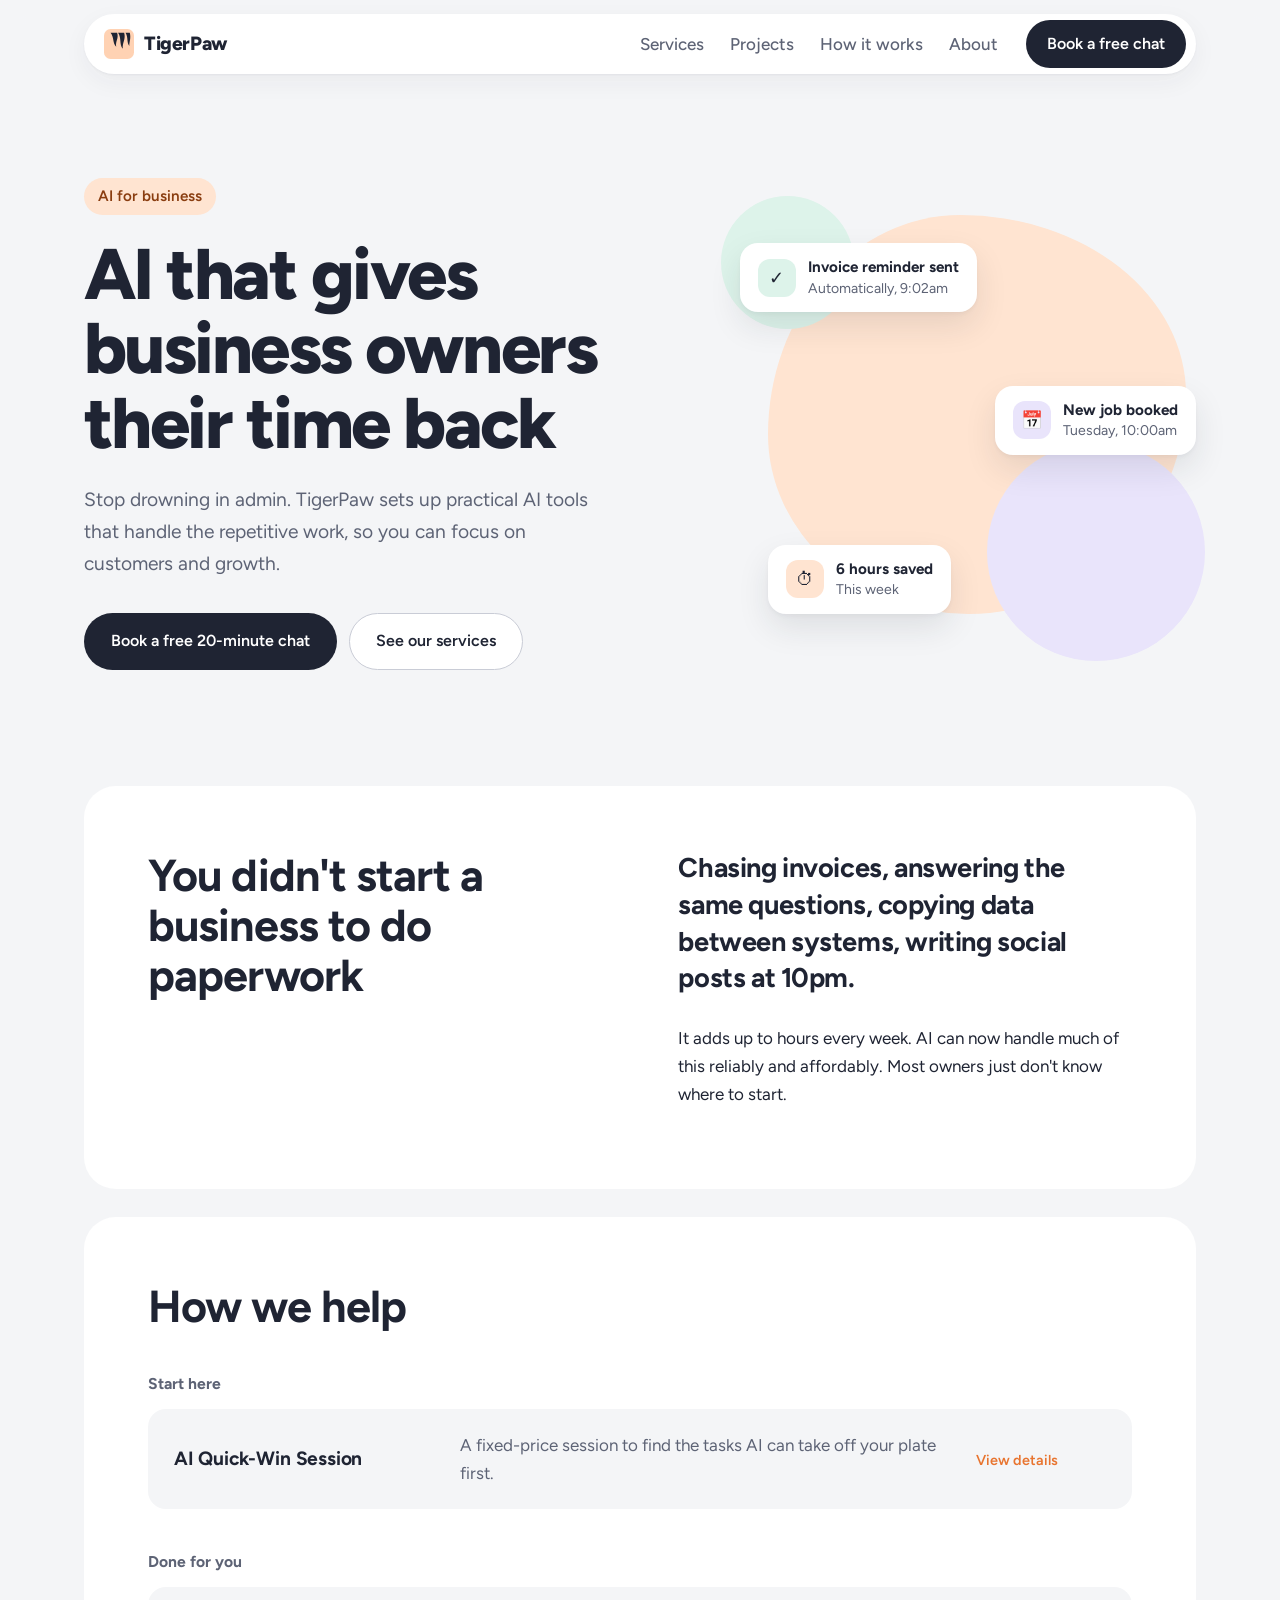
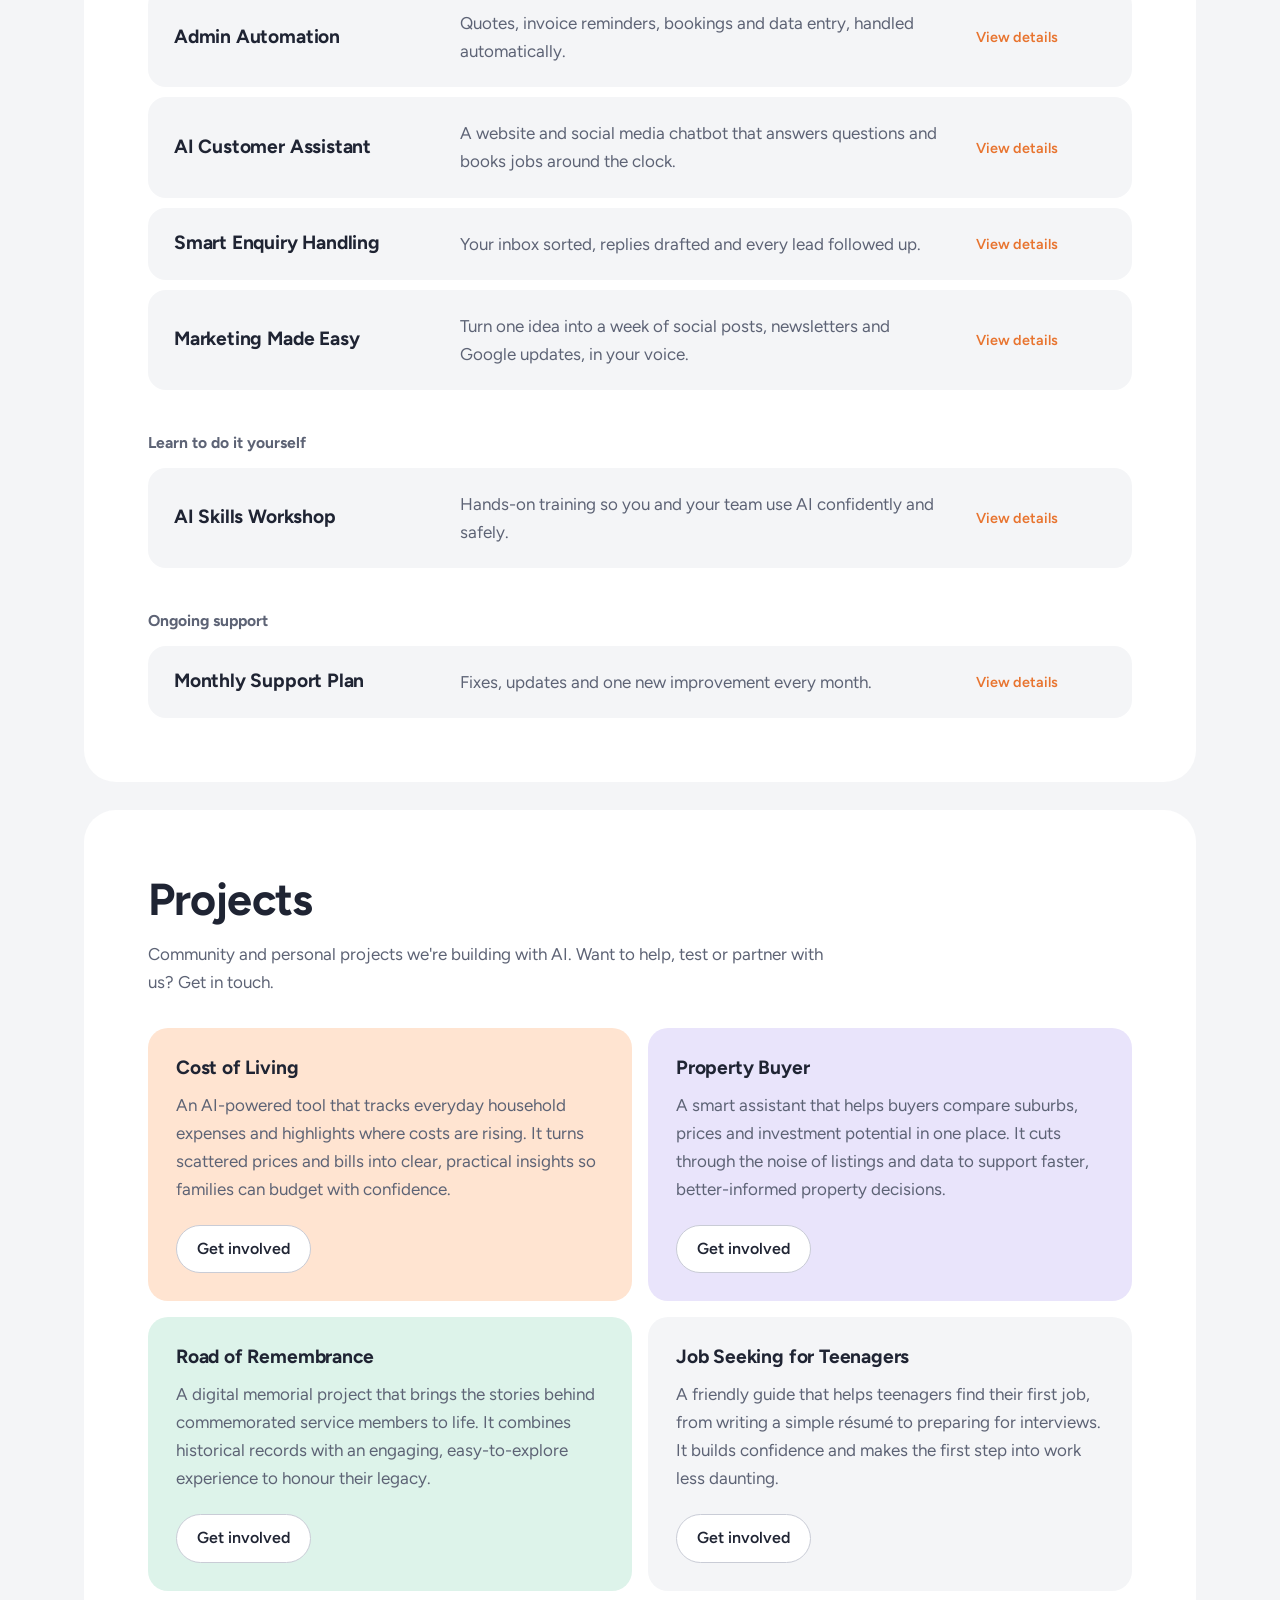
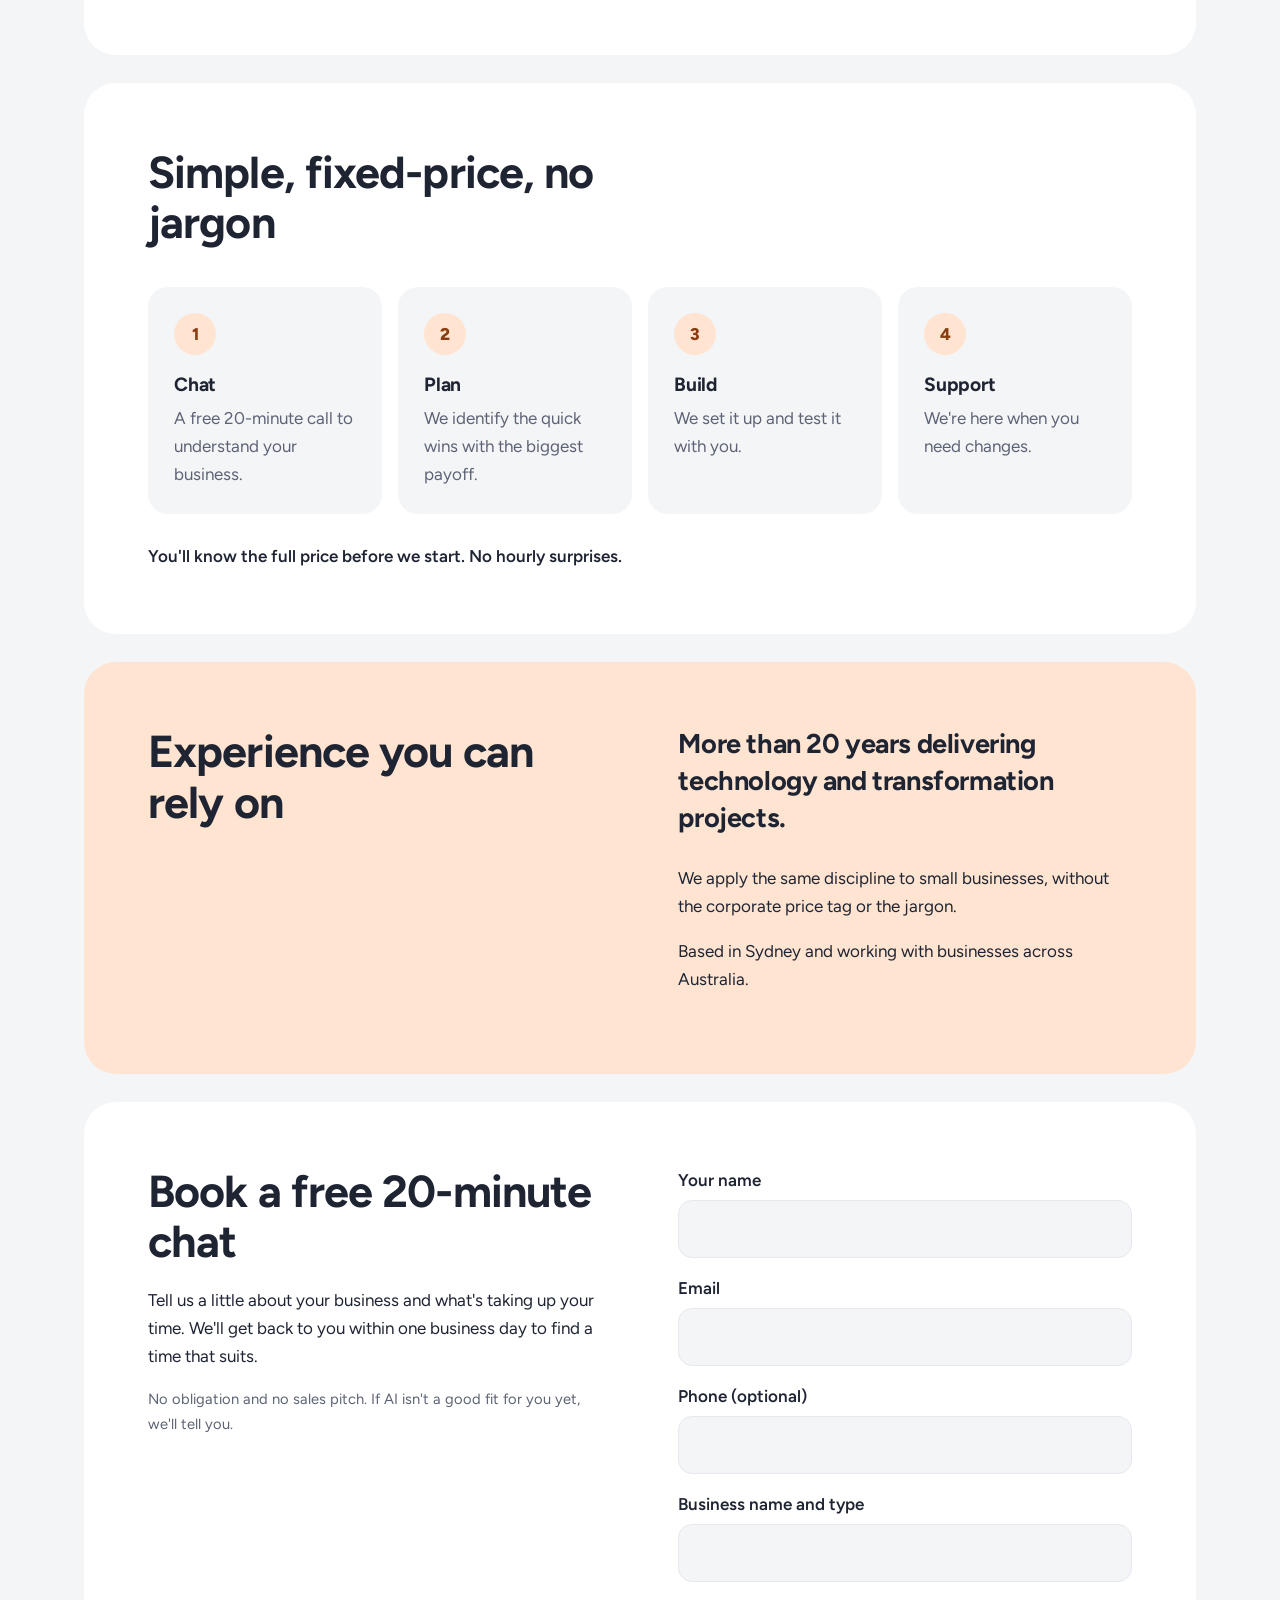
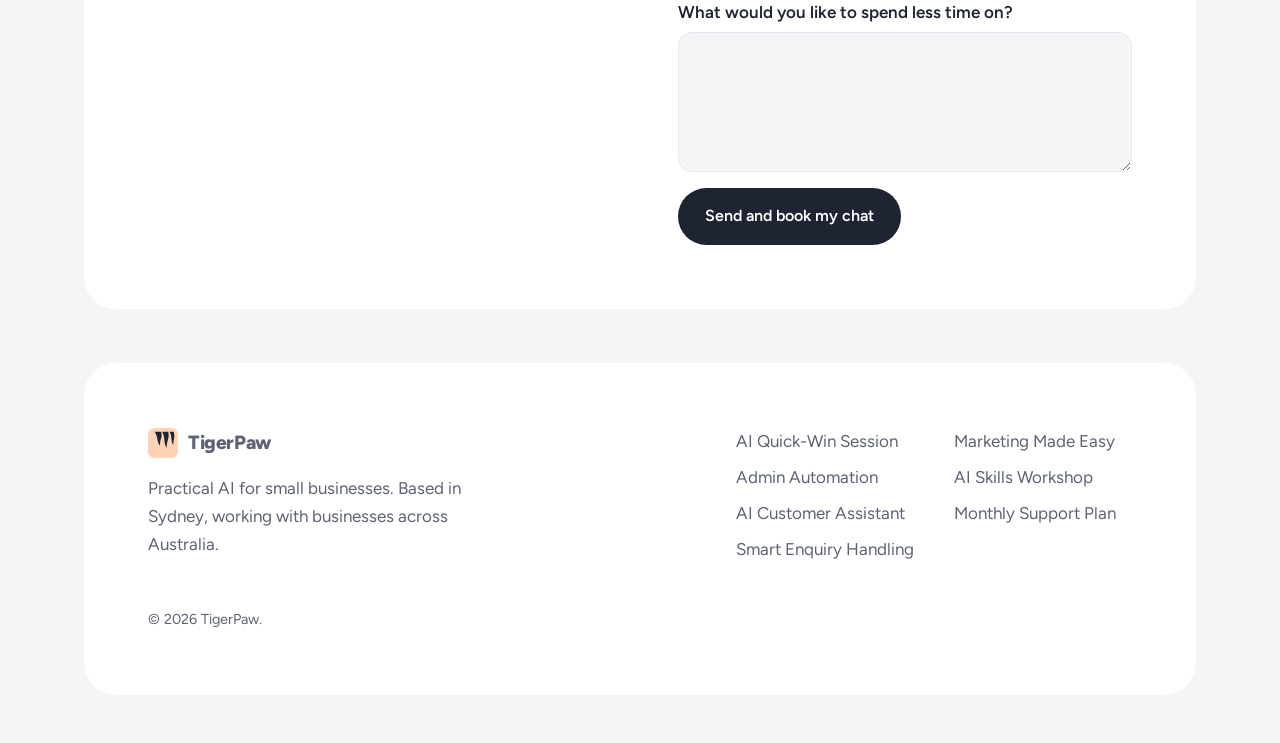
<file: index.html>
<!doctype html>
<html lang="en-AU">
<head>
<meta charset="utf-8">
<meta name="viewport" content="width=device-width, initial-scale=1, viewport-fit=cover">
<title>TigerPaw | AI for  Business in Sydney</title>
<meta name="description" content="Practical AI tools that take repetitive admin off your plate. Automation, AI customer assistants and training for small businesses across Australia.">
<meta name="theme-color" content="#F4F5F7">
<link rel="icon" href="data:image/svg+xml,%3Csvg xmlns='http://www.w3.org/2000/svg' viewBox='0 0 64 64'%3E%3Crect width='64' height='64' rx='14' fill='%23FFD2B3'/%3E%3Cpath d='M14 8c8 10 4 22 12 30-2-12 6-18 2-30z M30 8c8 12 2 24 10 34-1-14 7-20 3-34z M46 8c6 10 2 20 8 28 0-10 4-16 1-28z' fill='%231F2433'/%3E%3C/svg%3E">
<link rel="preconnect" href="https://fonts.googleapis.com">
<link rel="preconnect" href="https://fonts.gstatic.com" crossorigin>
<link href="https://fonts.googleapis.com/css2?family=Figtree:wght@400..800&display=swap" rel="stylesheet">
<link rel="stylesheet" href="styles.css">
</head>
<body>
<a class="btn btn-amber" href="#main" style="position:absolute;left:-9999px" onfocus="this.style.left='12px';this.style.top='12px';this.style.zIndex=99" onblur="this.style.left='-9999px'">Skip to content</a>
<header class="site-header">
  <div class="wrap nav">
    <a class="logo" href="index.html"><svg viewBox="0 0 64 64" aria-hidden="true"><rect width="64" height="64" rx="14" fill="#FFD2B3"/><path d="M14 8c8 10 4 22 12 30-2-12 6-18 2-30z M30 8c8 12 2 24 10 34-1-14 7-20 3-34z M46 8c6 10 2 20 8 28 0-10 4-16 1-28z" fill="#1F2433"/></svg><span>TigerPaw</span></a>
    <ul class="nav-links">
      <li><a href="index.html#services">Services</a></li>
      <li><a href="index.html#projects">Projects</a></li>
      <li><a href="index.html#how">How it works</a></li>
      <li><a href="index.html#about">About</a></li>
    </ul>
    <a class="btn btn-amber" href="index.html#contact">Book a free chat</a>
  </div>
</header>
<main id="main">
<section class="hero">
  <div class="wrap hero-grid">
    <div>
      <span class="tag">AI for business</span>
      <h1 class="display">AI that gives business owners their time back</h1>
      <p class="lede">Stop drowning in admin. TigerPaw sets up practical AI tools that handle the repetitive work, so you can focus on customers and growth.</p>
      <div class="hero-actions">
        <a class="btn btn-ink" href="#contact">Book a free 20-minute chat</a>
        <a class="btn btn-line" href="#services">See our services</a>
      </div>
    </div>
  <div class="visual" aria-hidden="true">
    <div class="blob a"></div><div class="blob b"></div><div class="blob c"></div>
    <div class="chip one"><i>✓</i><div><b>Invoice reminder sent</b><span>Automatically, 9:02am</span></div></div>
    <div class="chip two"><i>📅</i><div><b>New job booked</b><span>Tuesday, 10:00am</span></div></div>
    <div class="chip three"><i>⏱</i><div><b>6 hours saved</b><span>This week</span></div></div>
  </div>
  </div>
</section>

<section>
  <div class="wrap"><div class="panel split">
    <h2>You didn't start a business to do paperwork</h2>
    <div>
      <p class="big-quote">Chasing invoices, answering the same questions, copying data between systems, writing social posts at 10pm.</p>
      <p>It adds up to hours every week. AI can now handle much of this reliably and affordably. Most owners just don't know where to start.</p>
    </div>
  </div></div>
</section>

<section id="services">
  <div class="wrap"><div class="panel">
    <h2>How we help</h2>
    <p class="group-label">Start here</p>
<ul class="svc-list"><li><a class="svc-row" href="quick-win-session.html">
  <h3>AI Quick-Win Session</h3>
  <p>A fixed-price session to find the tasks AI can take off your plate first.</p>
  <div><span class="go">View details</span></div>
</a></li></ul>
<p class="group-label">Done for you</p>
<ul class="svc-list"><li><a class="svc-row" href="admin-automation.html">
  <h3>Admin Automation</h3>
  <p>Quotes, invoice reminders, bookings and data entry, handled automatically.</p>
  <div><span class="go">View details</span></div>
</a></li><li><a class="svc-row" href="ai-customer-assistant.html">
  <h3>AI Customer Assistant</h3>
  <p>A website and social media chatbot that answers questions and books jobs around the clock.</p>
  <div><span class="go">View details</span></div>
</a></li><li><a class="svc-row" href="smart-enquiry-handling.html">
  <h3>Smart Enquiry Handling</h3>
  <p>Your inbox sorted, replies drafted and every lead followed up.</p>
  <div><span class="go">View details</span></div>
</a></li><li><a class="svc-row" href="marketing-made-easy.html">
  <h3>Marketing Made Easy</h3>
  <p>Turn one idea into a week of social posts, newsletters and Google updates, in your voice.</p>
  <div><span class="go">View details</span></div>
</a></li></ul>
<p class="group-label">Learn to do it yourself</p>
<ul class="svc-list"><li><a class="svc-row" href="ai-skills-workshop.html">
  <h3>AI Skills Workshop</h3>
  <p>Hands-on training so you and your team use AI confidently and safely.</p>
  <div><span class="go">View details</span></div>
</a></li></ul>
<p class="group-label">Ongoing support</p>
<ul class="svc-list"><li><a class="svc-row" href="monthly-support-plan.html">
  <h3>Monthly Support Plan</h3>
  <p>Fixes, updates and one new improvement every month.</p>
  <div><span class="go">View details</span></div>
</a></li></ul>

  </div></div>
</section>

<section id="projects">
  <div class="wrap"><div class="panel">
    <h2>Projects</h2>
    <p class="muted" style="margin-top:16px">Community and personal projects we're building with AI. Want to help, test or partner with us? Get in touch.</p>
    <ul class="proj-grid">
      <li class="proj-card">
        <h3>Cost of Living</h3>
        <p>An AI-powered tool that tracks everyday household expenses and highlights where costs are rising. It turns scattered prices and bills into clear, practical insights so families can budget with confidence.</p>
        <a class="btn btn-line" href="#contact" data-project="Cost of Living">Get involved</a>
      </li>
      <li class="proj-card">
        <h3>Property Buyer</h3>
        <p>A smart assistant that helps buyers compare suburbs, prices and investment potential in one place. It cuts through the noise of listings and data to support faster, better-informed property decisions.</p>
        <a class="btn btn-line" href="#contact" data-project="Property Buyer">Get involved</a>
      </li>
      <li class="proj-card">
        <h3>Road of Remembrance</h3>
        <p>A digital memorial project that brings the stories behind commemorated service members to life. It combines historical records with an engaging, easy-to-explore experience to honour their legacy.</p>
        <a class="btn btn-line" href="#contact" data-project="Road of Remembrance">Get involved</a>
      </li>
      <li class="proj-card">
        <h3>Job Seeking for Teenagers</h3>
        <p>A friendly guide that helps teenagers find their first job, from writing a simple résumé to preparing for interviews. It builds confidence and makes the first step into work less daunting.</p>
        <a class="btn btn-line" href="#contact" data-project="Job Seeking for Teenagers">Get involved</a>
      </li>
    </ul>
  </div></div>
</section>

<section id="how">
  <div class="wrap"><div class="panel">
    <h2>Simple, fixed-price, no jargon</h2>
    <ol class="steps">
      <li><h3>Chat</h3><p>A free 20-minute call to understand your business.</p></li>
      <li><h3>Plan</h3><p>We identify the quick wins with the biggest payoff.</p></li>
      <li><h3>Build</h3><p>We set it up and test it with you.</p></li>
      <li><h3>Support</h3><p>We're here when you need changes.</p></li>
    </ol>
    <p class="note">You'll know the full price before we start. No hourly surprises.</p>
  </div></div>
</section>

<section id="about">
  <div class="wrap"><div class="panel split tint-peach">
    <h2>Experience you can rely on</h2>
    <div>
      <p class="big-quote">More than 20 years delivering technology and transformation projects.</p>
      <p>We apply the same discipline to small businesses, without the corporate price tag or the jargon.</p>
      <p>Based in Sydney and working with businesses across Australia.</p>
    </div>
  </div></div>
</section>

<section id="contact">
  <div class="wrap"><div class="panel split">
    <div>
      <h2>Book a free 20-minute chat</h2>
      <p style="margin-top:20px">Tell us a little about your business and what's taking up your time. We'll get back to you within one business day to find a time that suits.</p>
      <p class="small">No obligation and no sales pitch. If AI isn't a good fit for you yet, we'll tell you.</p>
    </div>
    <form class="form" id="contact-form" action="https://formsubmit.co/info@tigerpaw.com.au" method="POST">
      <input type="hidden" name="_subject" value="New free chat booking - TigerPaw website">
      <input type="hidden" name="_template" value="table">
      <input type="hidden" name="_captcha" value="false">
      <input type="text" name="_honey" style="display:none" tabindex="-1" autocomplete="off">
      <input type="hidden" name="project" value="">
      <p class="form-regarding" hidden><span>Regarding the <b></b> project</span><button type="button" aria-label="Clear project">×</button></p>
      <div class="field"><label for="name">Your name</label><input id="name" name="name" autocomplete="name" required></div>
      <div class="field"><label for="email">Email</label><input id="email" name="email" type="email" autocomplete="email" required></div>
      <div class="field"><label for="phone">Phone (optional)</label><input id="phone" name="phone" type="tel" autocomplete="tel"></div>
      <div class="field"><label for="business">Business name and type</label><input id="business" name="business" required></div>
      <div class="field"><label for="message">What would you like to spend less time on?</label><textarea id="message" name="message" required></textarea></div>
      <button class="btn btn-ink" type="submit">Send and book my chat</button>
      <p class="form-status" role="status" aria-live="polite" hidden></p>
    </form>
  </div></div>
</section>
</main>
<footer class="site-footer">
  <div class="wrap"><div class="panel">
    <div class="foot">
      <div>
        <a class="logo" href="index.html"><svg viewBox="0 0 64 64" aria-hidden="true"><rect width="64" height="64" rx="14" fill="#FFD2B3"/><path d="M14 8c8 10 4 22 12 30-2-12 6-18 2-30z M30 8c8 12 2 24 10 34-1-14 7-20 3-34z M46 8c6 10 2 20 8 28 0-10 4-16 1-28z" fill="#1F2433"/></svg><span>TigerPaw</span></a>
        <p class="muted" style="margin-top:16px;max-width:34ch">Practical AI for small businesses. Based in Sydney, working with businesses across Australia.</p>
      </div>
      <ul><li><a href="quick-win-session.html">AI Quick-Win Session</a></li><li><a href="admin-automation.html">Admin Automation</a></li><li><a href="ai-customer-assistant.html">AI Customer Assistant</a></li><li><a href="smart-enquiry-handling.html">Smart Enquiry Handling</a></li><li><a href="marketing-made-easy.html">Marketing Made Easy</a></li><li><a href="ai-skills-workshop.html">AI Skills Workshop</a></li><li><a href="monthly-support-plan.html">Monthly Support Plan</a></li></ul>
    </div>
    <p class="copyright">© 2026 TigerPaw.</p>
  </div></div>
</footer>
<script>
(function(){
  var form = document.getElementById('contact-form');
  var status = form.querySelector('.form-status');
  var button = form.querySelector('button[type="submit"]');
  var subject = form.querySelector('[name="_subject"]');
  var project = form.querySelector('[name="project"]');
  var regarding = form.querySelector('.form-regarding');
  var business = form.querySelector('#business');
  var businessLabel = form.querySelector('label[for="business"]');
  var messageLabel = form.querySelector('label[for="message"]');
  var defaults = {
    subject: subject.value,
    button: button.textContent,
    business: businessLabel.textContent,
    message: messageLabel.textContent
  };

  function setProject(name){
    project.value = name || '';
    regarding.hidden = !name;
    regarding.querySelector('b').textContent = name || '';
    subject.value = name ? 'Get involved: ' + name + ' - TigerPaw website' : defaults.subject;
    business.required = !name;
    businessLabel.textContent = name ? 'Business or organisation (optional)' : defaults.business;
    messageLabel.textContent = name ? 'How would you like to get involved?' : defaults.message;
    button.textContent = name ? 'Send and get involved' : defaults.button;
  }

  document.querySelectorAll('[data-project]').forEach(function(link){
    link.addEventListener('click', function(){ setProject(link.getAttribute('data-project')); });
  });
  document.querySelectorAll('a[href$="#contact"]:not([data-project])').forEach(function(link){
    link.addEventListener('click', function(){ setProject(''); });
  });
  regarding.querySelector('button').addEventListener('click', function(){ setProject(''); });

  form.addEventListener('submit', function(e){
    e.preventDefault();
    button.disabled = true;
    button.textContent = 'Sending...';
    status.hidden = true;
    status.className = 'form-status';
    fetch(form.action.replace('formsubmit.co/', 'formsubmit.co/ajax/'), {
      method: 'POST',
      headers: { 'Accept': 'application/json' },
      body: new FormData(form)
    }).then(function(res){ return res.json().then(function(data){ return { ok: res.ok, data: data }; }); })
      .then(function(r){
        if (!r.ok || r.data.success === 'false' || r.data.success === false) throw new Error(r.data.message);
        form.reset();
        setProject('');
        status.textContent = "Thanks! We've got your message and will be in touch within one business day.";
        status.classList.add('ok');
      })
      .catch(function(err){
        if (err && err.message) console.error('Form submission failed:', err.message);
        status.textContent = 'Sorry, something went wrong' + (err && err.message ? ' (' + err.message + ')' : '') + '. Please try again, or email us at info@tigerpaw.com.au.';
        status.classList.add('err');
      })
      .then(function(){
        status.hidden = false;
        button.disabled = false;
        button.textContent = project.value ? 'Send and get involved' : defaults.button;
      });
  });
})();
</script>
</body>
</html>
</file>
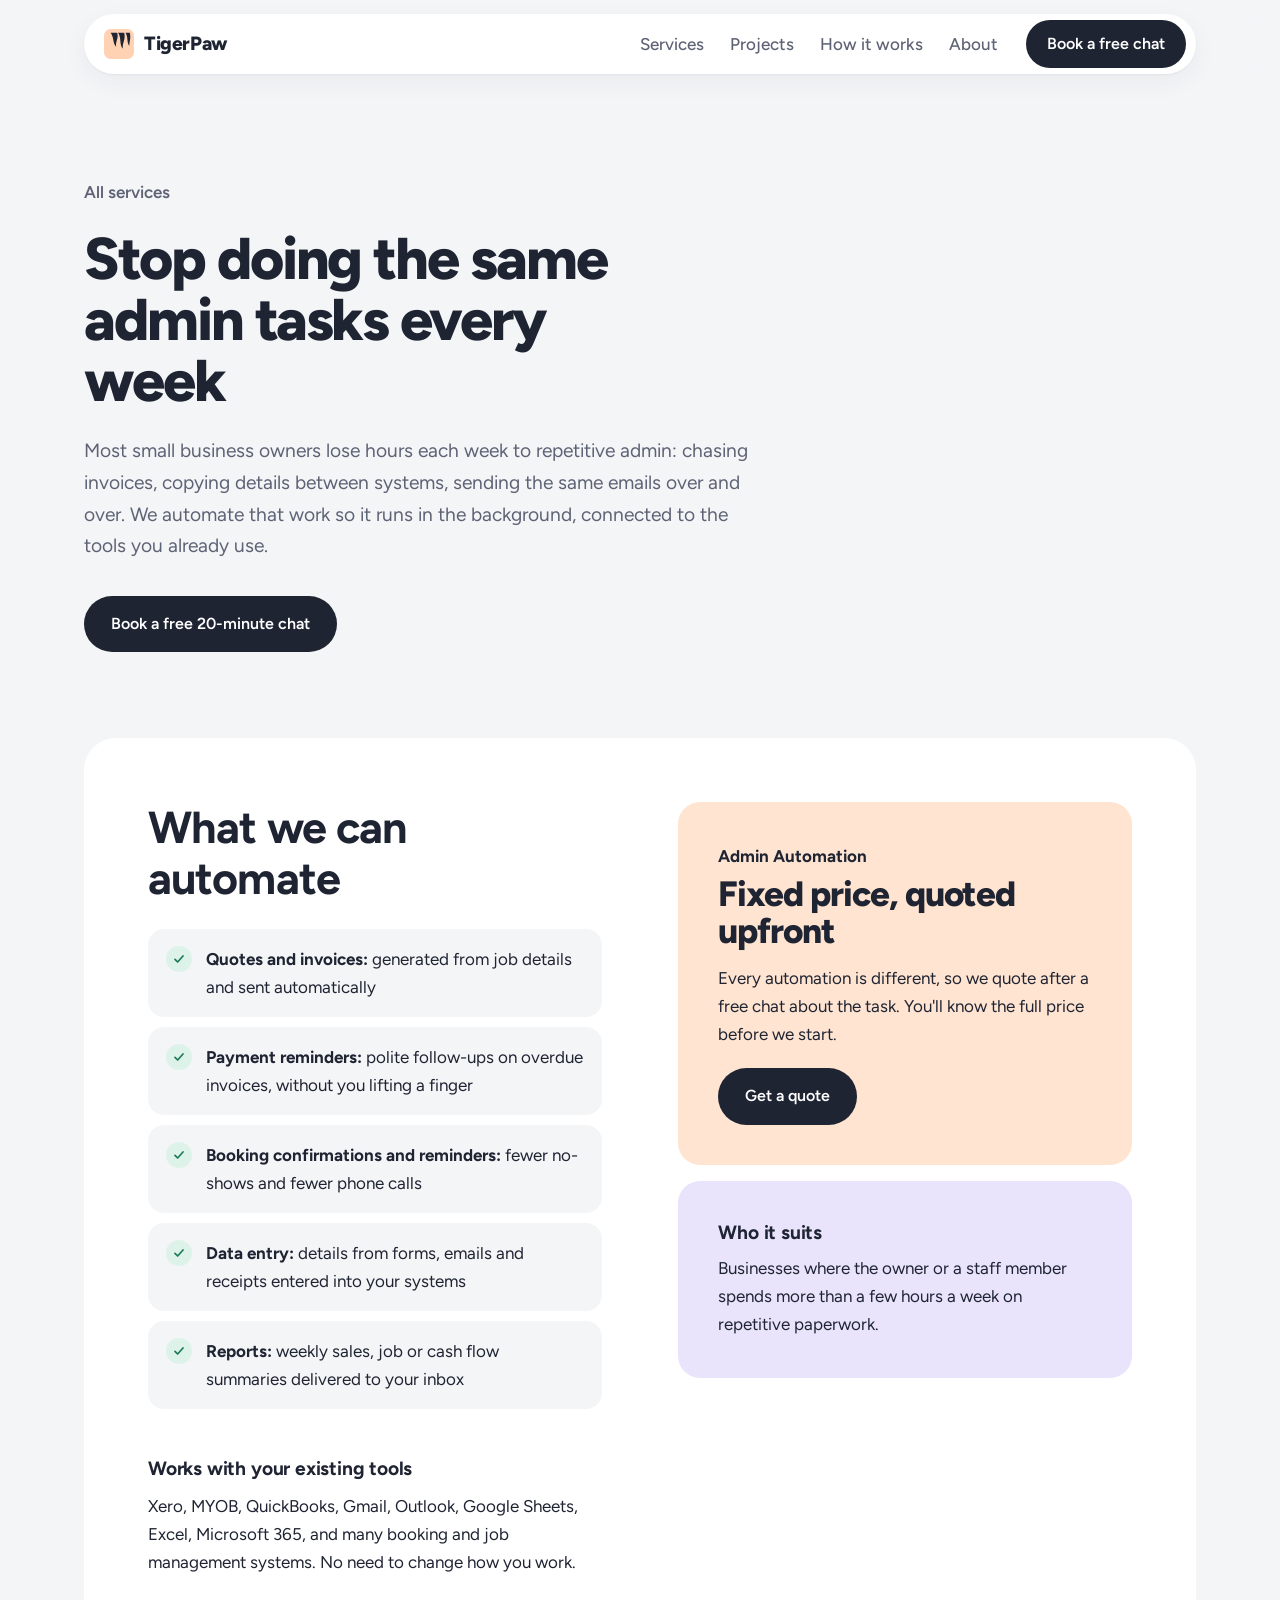
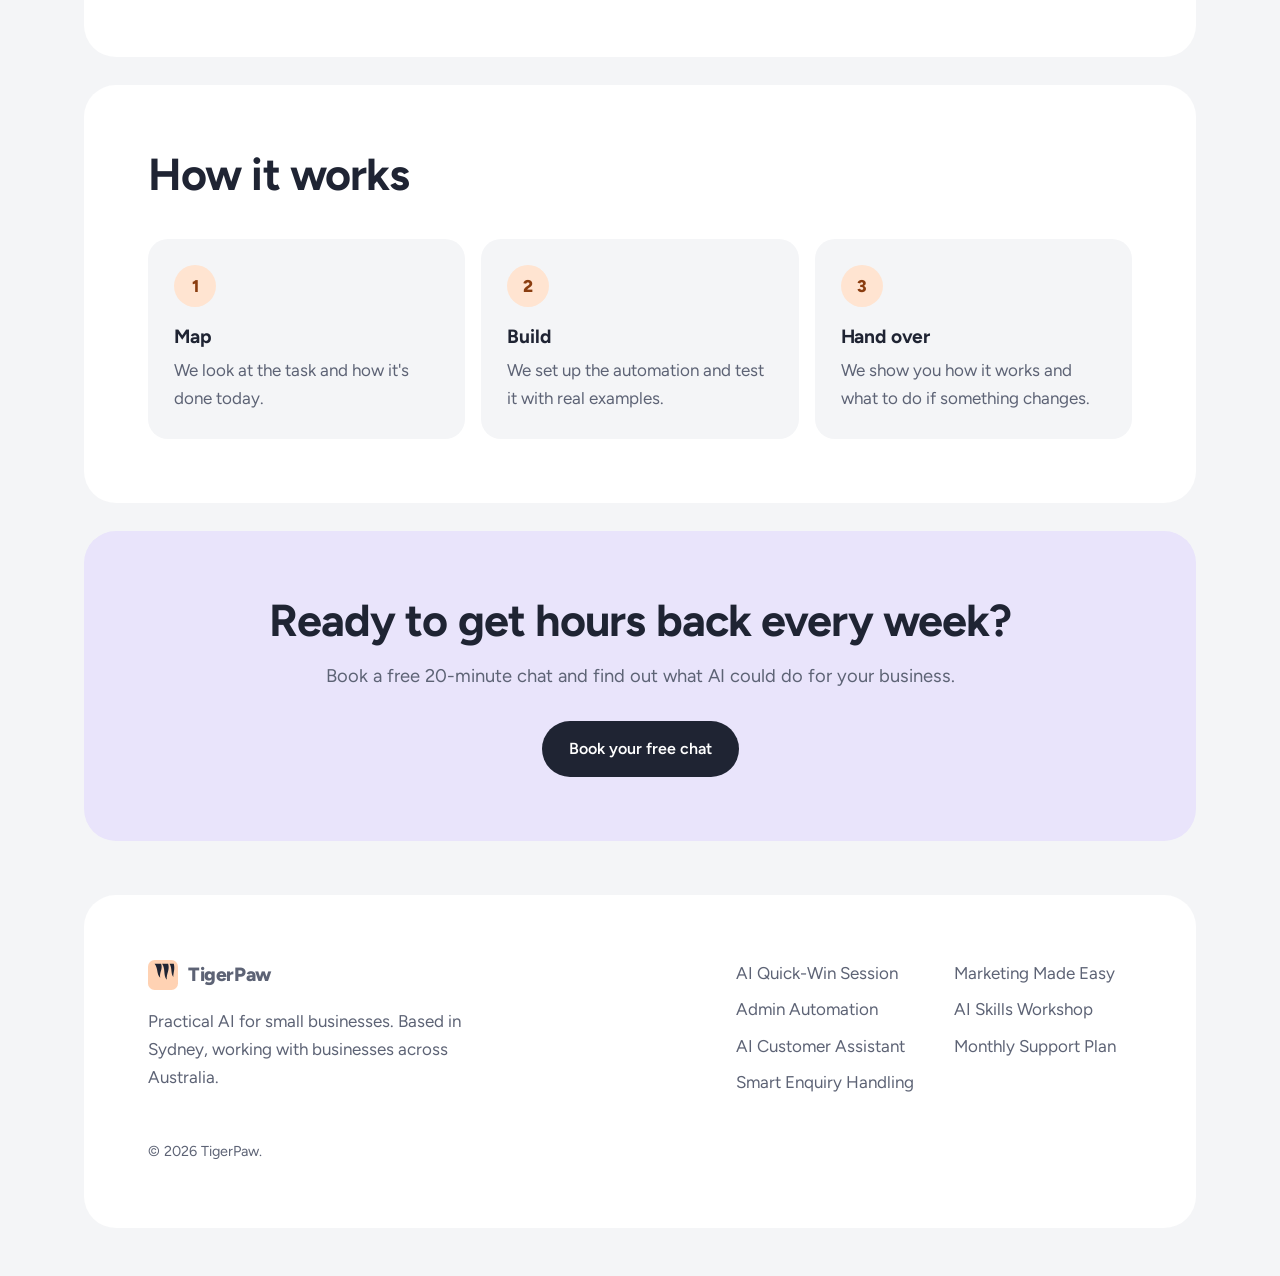
<file: admin-automation.html>
<!doctype html>
<html lang="en-AU">
<head>
<meta charset="utf-8">
<meta name="viewport" content="width=device-width, initial-scale=1, viewport-fit=cover">
<title>Admin Automation for Small Business | TigerPaw</title>
<meta name="description" content="Quotes, invoice reminders, bookings and data entry, handled automatically.">
<meta name="theme-color" content="#F4F5F7">
<link rel="icon" href="data:image/svg+xml,%3Csvg xmlns='http://www.w3.org/2000/svg' viewBox='0 0 64 64'%3E%3Crect width='64' height='64' rx='14' fill='%23FFD2B3'/%3E%3Cpath d='M14 8c8 10 4 22 12 30-2-12 6-18 2-30z M30 8c8 12 2 24 10 34-1-14 7-20 3-34z M46 8c6 10 2 20 8 28 0-10 4-16 1-28z' fill='%231F2433'/%3E%3C/svg%3E">
<link rel="preconnect" href="https://fonts.googleapis.com">
<link rel="preconnect" href="https://fonts.gstatic.com" crossorigin>
<link href="https://fonts.googleapis.com/css2?family=Figtree:wght@400..800&display=swap" rel="stylesheet">
<link rel="stylesheet" href="styles.css">
</head>
<body>
<a class="btn btn-amber" href="#main" style="position:absolute;left:-9999px" onfocus="this.style.left='12px';this.style.top='12px';this.style.zIndex=99" onblur="this.style.left='-9999px'">Skip to content</a>
<header class="site-header">
  <div class="wrap nav">
    <a class="logo" href="index.html"><svg viewBox="0 0 64 64" aria-hidden="true"><rect width="64" height="64" rx="14" fill="#FFD2B3"/><path d="M14 8c8 10 4 22 12 30-2-12 6-18 2-30z M30 8c8 12 2 24 10 34-1-14 7-20 3-34z M46 8c6 10 2 20 8 28 0-10 4-16 1-28z" fill="#1F2433"/></svg><span>TigerPaw</span></a>
    <ul class="nav-links">
      <li><a href="index.html#services">Services</a></li>
      <li><a href="index.html#projects">Projects</a></li>
      <li><a href="index.html#how">How it works</a></li>
      <li><a href="index.html#about">About</a></li>
    </ul>
    <a class="btn btn-amber" href="index.html#contact">Book a free chat</a>
  </div>
</header>
<main id="main">
<section class="hero sub">
  <div class="wrap">
    <a class="crumb" href="index.html#services">All services</a>
    <h1 class="display">Stop doing the same admin tasks every week</h1>
    <p class="lede">Most small business owners lose hours each week to repetitive admin: chasing invoices, copying details between systems, sending the same emails over and over. We automate that work so it runs in the background, connected to the tools you already use.</p>
    <div class="hero-actions"><a class="btn btn-ink" href="index.html#contact">Book a free 20-minute chat</a></div>
  </div>
</section>

<section>
  <div class="wrap"><div class="panel split">
    <div>
      <h2>What we can automate</h2>
      <ul class="ticks"><li><strong>Quotes and invoices:</strong> generated from job details and sent automatically</li><li><strong>Payment reminders:</strong> polite follow-ups on overdue invoices, without you lifting a finger</li><li><strong>Booking confirmations and reminders:</strong> fewer no-shows and fewer phone calls</li><li><strong>Data entry:</strong> details from forms, emails and receipts entered into your systems</li><li><strong>Reports:</strong> weekly sales, job or cash flow summaries delivered to your inbox</li></ul>
      <div style="margin-top:48px"><h3>Works with your existing tools</h3><p style="margin-top:10px">Xero, MYOB, QuickBooks, Gmail, Outlook, Google Sheets, Excel, Microsoft 365, and many booking and job management systems. No need to change how you work.</p></div>
    </div>
    <div>
      <div class="price-card">
        <p style="margin:0;font-weight:700">Admin Automation</p>
        <p class="amount" style="font-size:clamp(1.6rem,3vw,2.2rem)">Fixed price, quoted upfront</p>
        <p>Every automation is different, so we quote after a free chat about the task. You'll know the full price before we start.</p>
        <a class="btn btn-ink" href="index.html#contact">Get a quote</a>
      </div>
      <div class="suits">
        <h3>Who it suits</h3>
        <p>Businesses where the owner or a staff member spends more than a few hours a week on repetitive paperwork.</p>
      </div>
    </div>
  </div></div>
</section>
<section><div class="wrap"><div class="panel"><h2>How it works</h2><ol class="steps three"><li><h3>Map</h3><p>We look at the task and how it's done today.</p></li><li><h3>Build</h3><p>We set up the automation and test it with real examples.</p></li><li><h3>Hand over</h3><p>We show you how it works and what to do if something changes.</p></li></ol></div></div></section>
<section class="cta-band">
  <div class="wrap"><div class="panel">
    <h2>Ready to get hours back every week?</h2>
    <p>Book a free 20-minute chat and find out what AI could do for your business.</p>
    <a class="btn btn-ink" href="index.html#contact">Book your free chat</a>
  </div></div>
</section>
</main>
<footer class="site-footer">
  <div class="wrap"><div class="panel">
    <div class="foot">
      <div>
        <a class="logo" href="index.html"><svg viewBox="0 0 64 64" aria-hidden="true"><rect width="64" height="64" rx="14" fill="#FFD2B3"/><path d="M14 8c8 10 4 22 12 30-2-12 6-18 2-30z M30 8c8 12 2 24 10 34-1-14 7-20 3-34z M46 8c6 10 2 20 8 28 0-10 4-16 1-28z" fill="#1F2433"/></svg><span>TigerPaw</span></a>
        <p class="muted" style="margin-top:16px;max-width:34ch">Practical AI for small businesses. Based in Sydney, working with businesses across Australia.</p>
      </div>
      <ul><li><a href="quick-win-session.html">AI Quick-Win Session</a></li><li><a href="admin-automation.html">Admin Automation</a></li><li><a href="ai-customer-assistant.html">AI Customer Assistant</a></li><li><a href="smart-enquiry-handling.html">Smart Enquiry Handling</a></li><li><a href="marketing-made-easy.html">Marketing Made Easy</a></li><li><a href="ai-skills-workshop.html">AI Skills Workshop</a></li><li><a href="monthly-support-plan.html">Monthly Support Plan</a></li></ul>
    </div>
    <p class="copyright">© 2026 TigerPaw.</p>
  </div></div>
</footer>
</body>
</html>
</file>
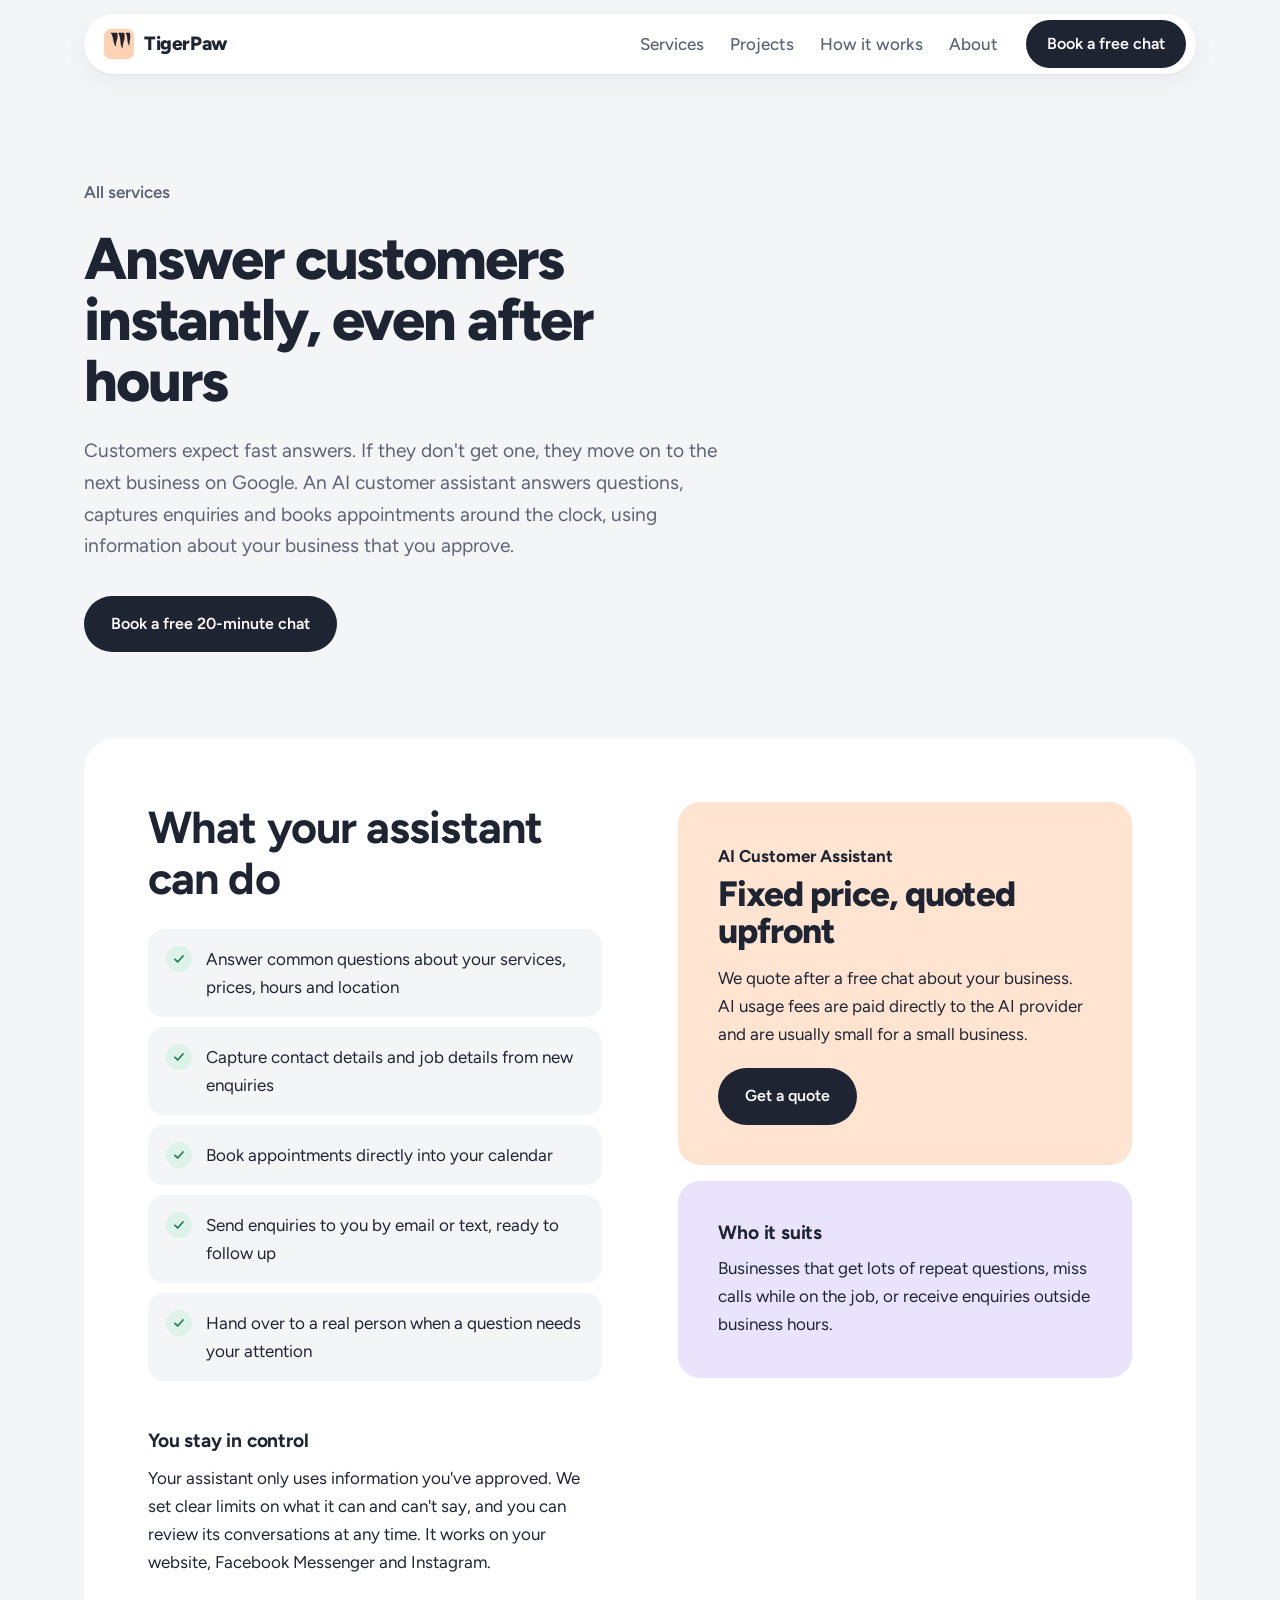
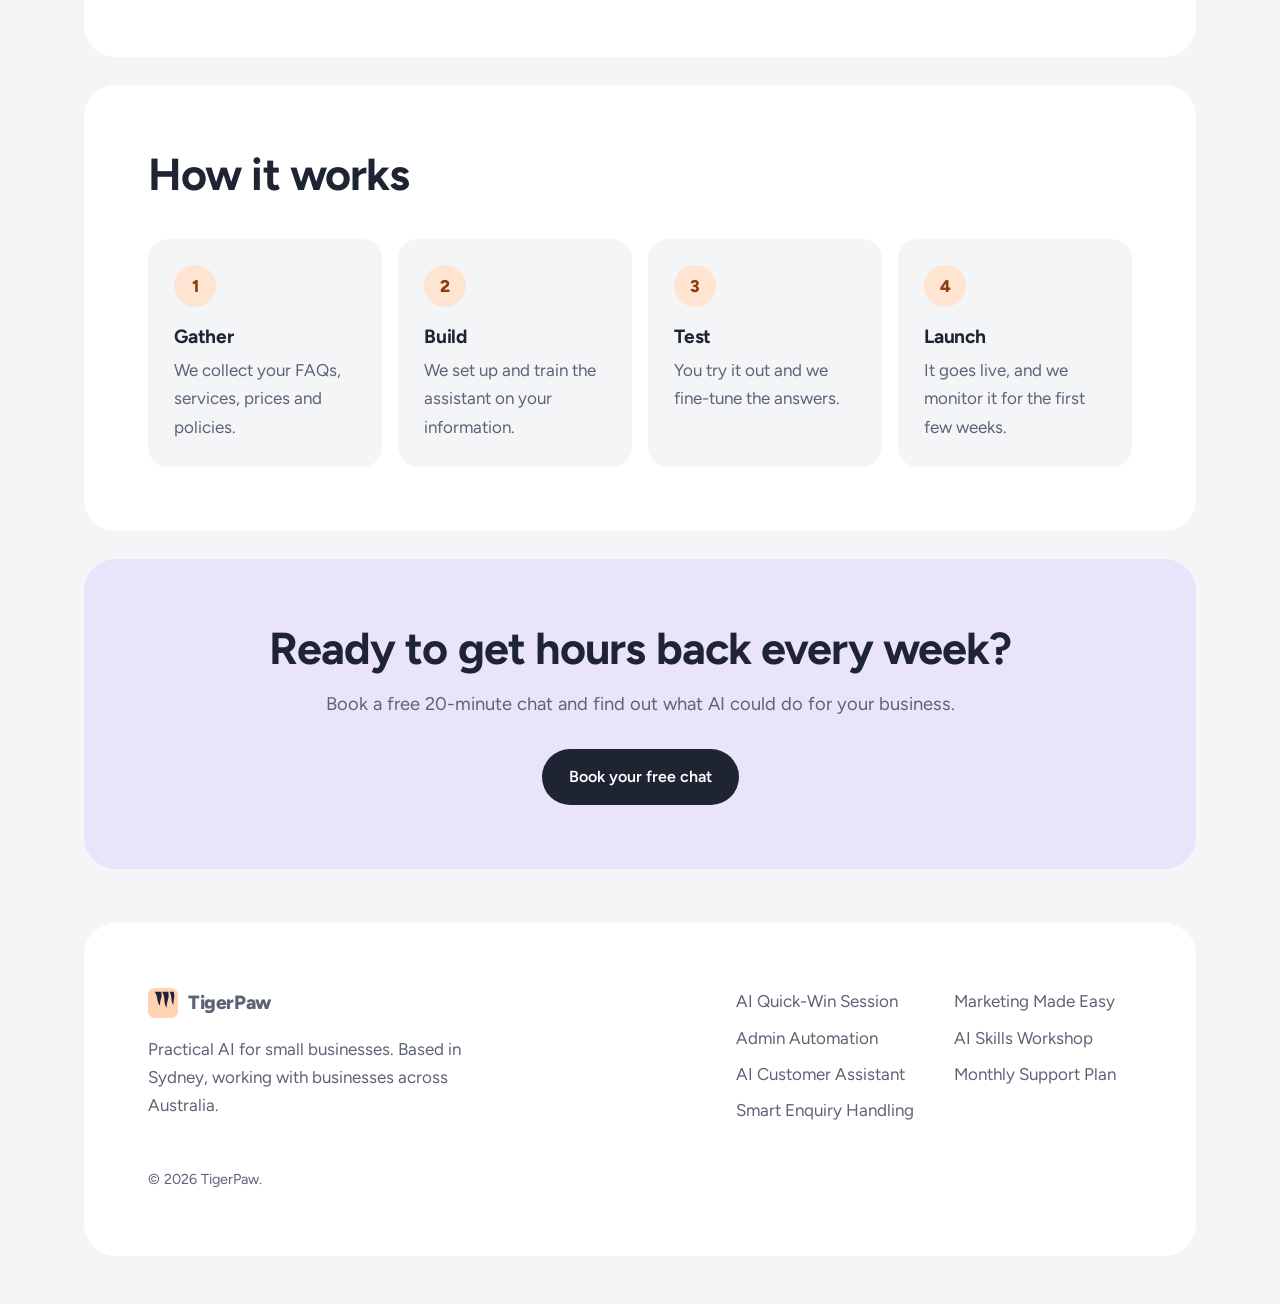
<file: ai-customer-assistant.html>
<!doctype html>
<html lang="en-AU">
<head>
<meta charset="utf-8">
<meta name="viewport" content="width=device-width, initial-scale=1, viewport-fit=cover">
<title>AI Customer Assistant for Small Business | TigerPaw</title>
<meta name="description" content="A website and social media chatbot that answers questions and books jobs around the clock.">
<meta name="theme-color" content="#F4F5F7">
<link rel="icon" href="data:image/svg+xml,%3Csvg xmlns='http://www.w3.org/2000/svg' viewBox='0 0 64 64'%3E%3Crect width='64' height='64' rx='14' fill='%23FFD2B3'/%3E%3Cpath d='M14 8c8 10 4 22 12 30-2-12 6-18 2-30z M30 8c8 12 2 24 10 34-1-14 7-20 3-34z M46 8c6 10 2 20 8 28 0-10 4-16 1-28z' fill='%231F2433'/%3E%3C/svg%3E">
<link rel="preconnect" href="https://fonts.googleapis.com">
<link rel="preconnect" href="https://fonts.gstatic.com" crossorigin>
<link href="https://fonts.googleapis.com/css2?family=Figtree:wght@400..800&display=swap" rel="stylesheet">
<link rel="stylesheet" href="styles.css">
</head>
<body>
<a class="btn btn-amber" href="#main" style="position:absolute;left:-9999px" onfocus="this.style.left='12px';this.style.top='12px';this.style.zIndex=99" onblur="this.style.left='-9999px'">Skip to content</a>
<header class="site-header">
  <div class="wrap nav">
    <a class="logo" href="index.html"><svg viewBox="0 0 64 64" aria-hidden="true"><rect width="64" height="64" rx="14" fill="#FFD2B3"/><path d="M14 8c8 10 4 22 12 30-2-12 6-18 2-30z M30 8c8 12 2 24 10 34-1-14 7-20 3-34z M46 8c6 10 2 20 8 28 0-10 4-16 1-28z" fill="#1F2433"/></svg><span>TigerPaw</span></a>
    <ul class="nav-links">
      <li><a href="index.html#services">Services</a></li>
      <li><a href="index.html#projects">Projects</a></li>
      <li><a href="index.html#how">How it works</a></li>
      <li><a href="index.html#about">About</a></li>
    </ul>
    <a class="btn btn-amber" href="index.html#contact">Book a free chat</a>
  </div>
</header>
<main id="main">
<section class="hero sub">
  <div class="wrap">
    <a class="crumb" href="index.html#services">All services</a>
    <h1 class="display">Answer customers instantly, even after hours</h1>
    <p class="lede">Customers expect fast answers. If they don't get one, they move on to the next business on Google. An AI customer assistant answers questions, captures enquiries and books appointments around the clock, using information about your business that you approve.</p>
    <div class="hero-actions"><a class="btn btn-ink" href="index.html#contact">Book a free 20-minute chat</a></div>
  </div>
</section>

<section>
  <div class="wrap"><div class="panel split">
    <div>
      <h2>What your assistant can do</h2>
      <ul class="ticks"><li>Answer common questions about your services, prices, hours and location</li><li>Capture contact details and job details from new enquiries</li><li>Book appointments directly into your calendar</li><li>Send enquiries to you by email or text, ready to follow up</li><li>Hand over to a real person when a question needs your attention</li></ul>
      <div style="margin-top:48px"><h3>You stay in control</h3><p style="margin-top:10px">Your assistant only uses information you've approved. We set clear limits on what it can and can't say, and you can review its conversations at any time. It works on your website, Facebook Messenger and Instagram.</p></div>
    </div>
    <div>
      <div class="price-card">
        <p style="margin:0;font-weight:700">AI Customer Assistant</p>
        <p class="amount" style="font-size:clamp(1.6rem,3vw,2.2rem)">Fixed price, quoted upfront</p>
        <p>We quote after a free chat about your business. AI usage fees are paid directly to the AI provider and are usually small for a small business.</p>
        <a class="btn btn-ink" href="index.html#contact">Get a quote</a>
      </div>
      <div class="suits">
        <h3>Who it suits</h3>
        <p>Businesses that get lots of repeat questions, miss calls while on the job, or receive enquiries outside business hours.</p>
      </div>
    </div>
  </div></div>
</section>
<section><div class="wrap"><div class="panel"><h2>How it works</h2><ol class="steps "><li><h3>Gather</h3><p>We collect your FAQs, services, prices and policies.</p></li><li><h3>Build</h3><p>We set up and train the assistant on your information.</p></li><li><h3>Test</h3><p>You try it out and we fine-tune the answers.</p></li><li><h3>Launch</h3><p>It goes live, and we monitor it for the first few weeks.</p></li></ol></div></div></section>
<section class="cta-band">
  <div class="wrap"><div class="panel">
    <h2>Ready to get hours back every week?</h2>
    <p>Book a free 20-minute chat and find out what AI could do for your business.</p>
    <a class="btn btn-ink" href="index.html#contact">Book your free chat</a>
  </div></div>
</section>
</main>
<footer class="site-footer">
  <div class="wrap"><div class="panel">
    <div class="foot">
      <div>
        <a class="logo" href="index.html"><svg viewBox="0 0 64 64" aria-hidden="true"><rect width="64" height="64" rx="14" fill="#FFD2B3"/><path d="M14 8c8 10 4 22 12 30-2-12 6-18 2-30z M30 8c8 12 2 24 10 34-1-14 7-20 3-34z M46 8c6 10 2 20 8 28 0-10 4-16 1-28z" fill="#1F2433"/></svg><span>TigerPaw</span></a>
        <p class="muted" style="margin-top:16px;max-width:34ch">Practical AI for small businesses. Based in Sydney, working with businesses across Australia.</p>
      </div>
      <ul><li><a href="quick-win-session.html">AI Quick-Win Session</a></li><li><a href="admin-automation.html">Admin Automation</a></li><li><a href="ai-customer-assistant.html">AI Customer Assistant</a></li><li><a href="smart-enquiry-handling.html">Smart Enquiry Handling</a></li><li><a href="marketing-made-easy.html">Marketing Made Easy</a></li><li><a href="ai-skills-workshop.html">AI Skills Workshop</a></li><li><a href="monthly-support-plan.html">Monthly Support Plan</a></li></ul>
    </div>
    <p class="copyright">© 2026 TigerPaw.</p>
  </div></div>
</footer>
</body>
</html>
</file>
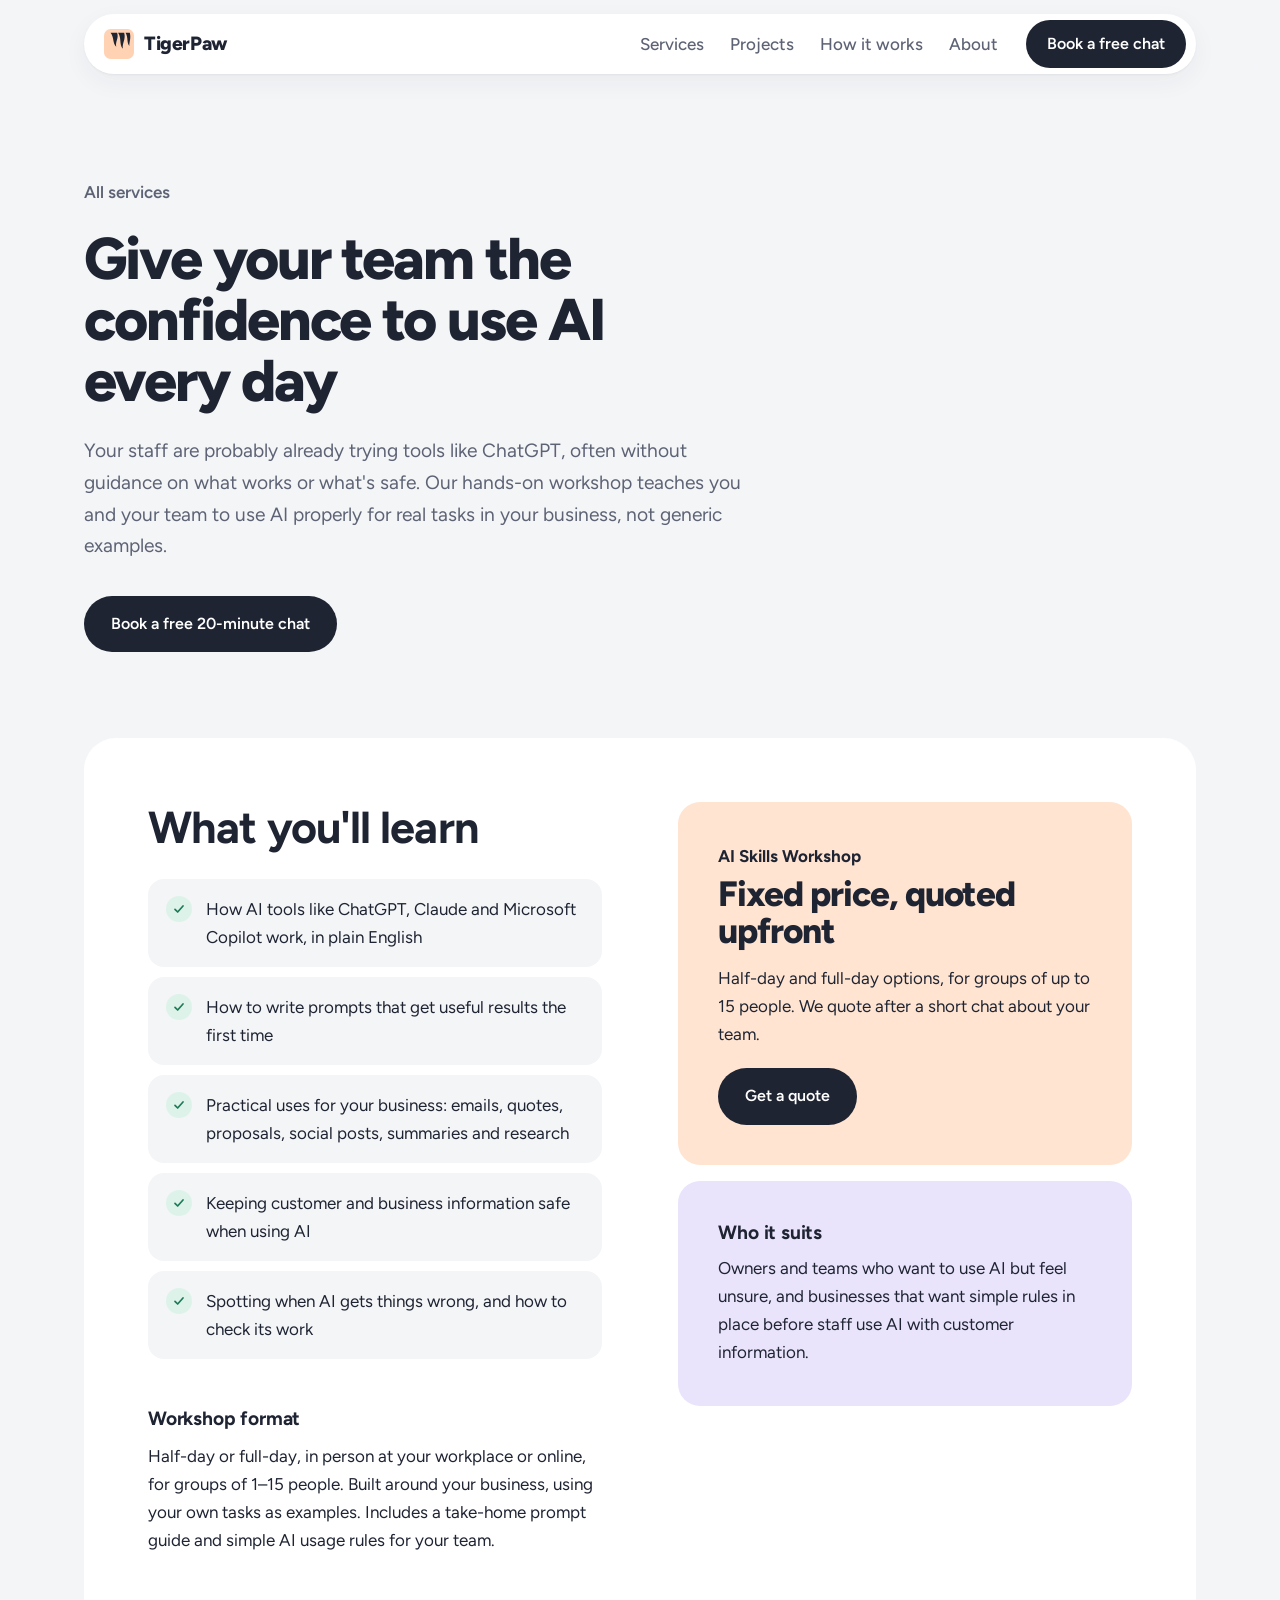
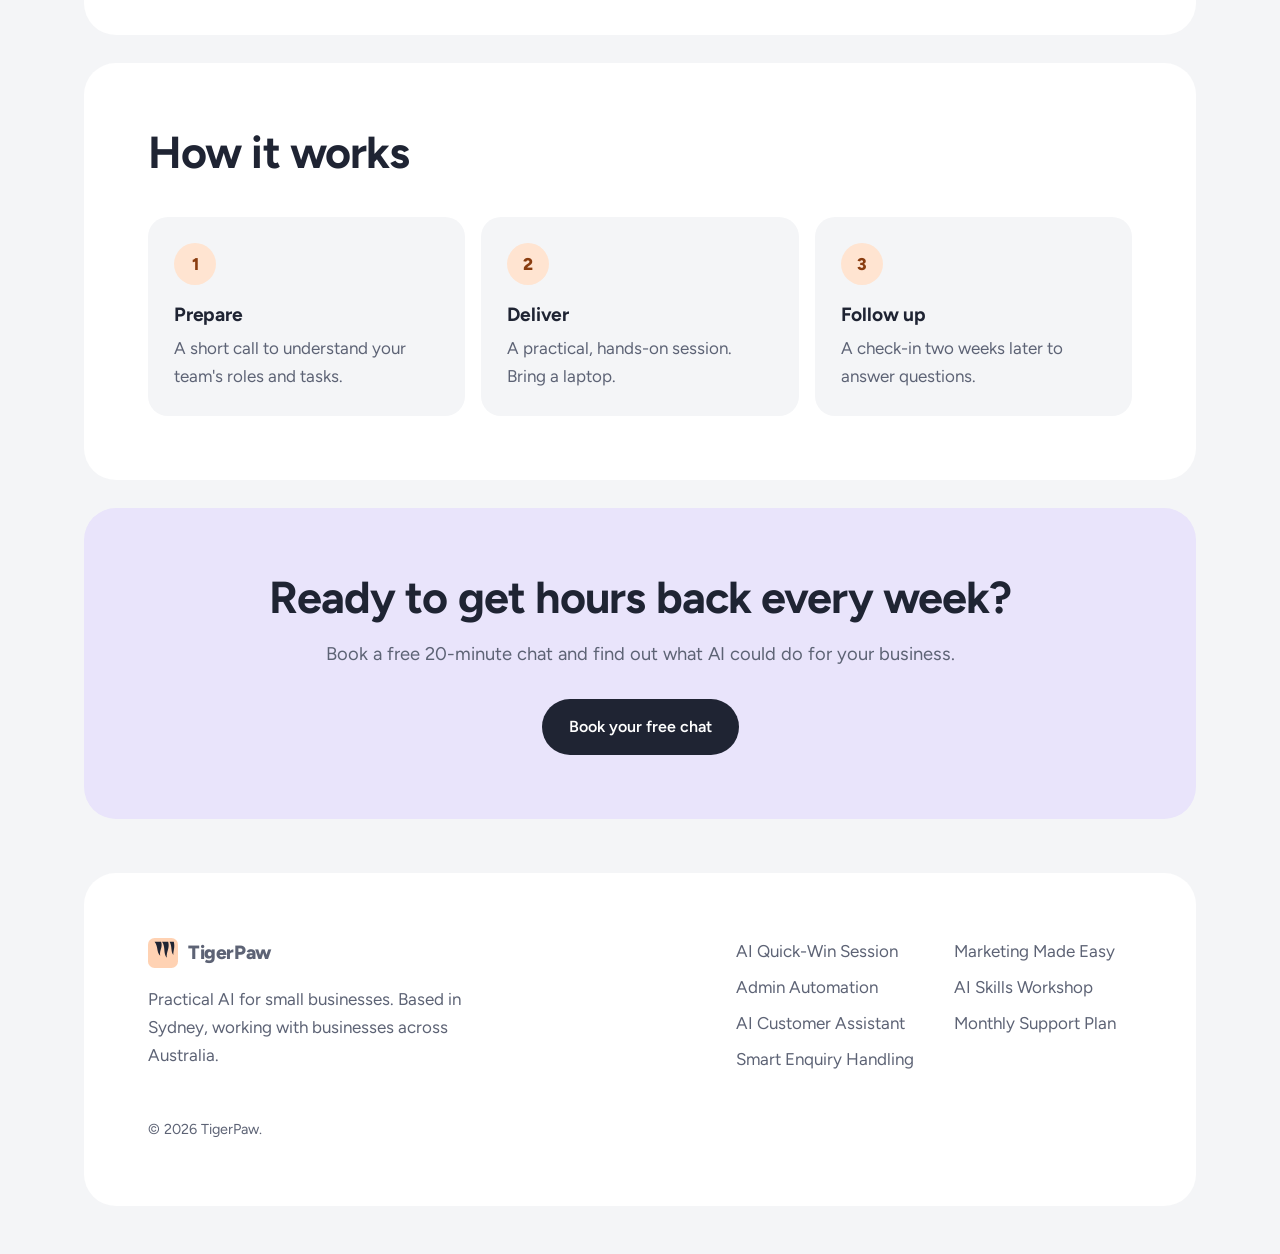
<file: ai-skills-workshop.html>
<!doctype html>
<html lang="en-AU">
<head>
<meta charset="utf-8">
<meta name="viewport" content="width=device-width, initial-scale=1, viewport-fit=cover">
<title>AI Skills Workshop for Small Business | TigerPaw</title>
<meta name="description" content="Hands-on training so you and your team use AI confidently and safely.">
<meta name="theme-color" content="#F4F5F7">
<link rel="icon" href="data:image/svg+xml,%3Csvg xmlns='http://www.w3.org/2000/svg' viewBox='0 0 64 64'%3E%3Crect width='64' height='64' rx='14' fill='%23FFD2B3'/%3E%3Cpath d='M14 8c8 10 4 22 12 30-2-12 6-18 2-30z M30 8c8 12 2 24 10 34-1-14 7-20 3-34z M46 8c6 10 2 20 8 28 0-10 4-16 1-28z' fill='%231F2433'/%3E%3C/svg%3E">
<link rel="preconnect" href="https://fonts.googleapis.com">
<link rel="preconnect" href="https://fonts.gstatic.com" crossorigin>
<link href="https://fonts.googleapis.com/css2?family=Figtree:wght@400..800&display=swap" rel="stylesheet">
<link rel="stylesheet" href="styles.css">
</head>
<body>
<a class="btn btn-amber" href="#main" style="position:absolute;left:-9999px" onfocus="this.style.left='12px';this.style.top='12px';this.style.zIndex=99" onblur="this.style.left='-9999px'">Skip to content</a>
<header class="site-header">
  <div class="wrap nav">
    <a class="logo" href="index.html"><svg viewBox="0 0 64 64" aria-hidden="true"><rect width="64" height="64" rx="14" fill="#FFD2B3"/><path d="M14 8c8 10 4 22 12 30-2-12 6-18 2-30z M30 8c8 12 2 24 10 34-1-14 7-20 3-34z M46 8c6 10 2 20 8 28 0-10 4-16 1-28z" fill="#1F2433"/></svg><span>TigerPaw</span></a>
    <ul class="nav-links">
      <li><a href="index.html#services">Services</a></li>
      <li><a href="index.html#projects">Projects</a></li>
      <li><a href="index.html#how">How it works</a></li>
      <li><a href="index.html#about">About</a></li>
    </ul>
    <a class="btn btn-amber" href="index.html#contact">Book a free chat</a>
  </div>
</header>
<main id="main">
<section class="hero sub">
  <div class="wrap">
    <a class="crumb" href="index.html#services">All services</a>
    <h1 class="display">Give your team the confidence to use AI every day</h1>
    <p class="lede">Your staff are probably already trying tools like ChatGPT, often without guidance on what works or what's safe. Our hands-on workshop teaches you and your team to use AI properly for real tasks in your business, not generic examples.</p>
    <div class="hero-actions"><a class="btn btn-ink" href="index.html#contact">Book a free 20-minute chat</a></div>
  </div>
</section>

<section>
  <div class="wrap"><div class="panel split">
    <div>
      <h2>What you'll learn</h2>
      <ul class="ticks"><li>How AI tools like ChatGPT, Claude and Microsoft Copilot work, in plain English</li><li>How to write prompts that get useful results the first time</li><li>Practical uses for your business: emails, quotes, proposals, social posts, summaries and research</li><li>Keeping customer and business information safe when using AI</li><li>Spotting when AI gets things wrong, and how to check its work</li></ul>
      <div style="margin-top:48px"><h3>Workshop format</h3><p style="margin-top:10px">Half-day or full-day, in person at your workplace or online, for groups of 1–15 people. Built around your business, using your own tasks as examples. Includes a take-home prompt guide and simple AI usage rules for your team.</p></div>
    </div>
    <div>
      <div class="price-card">
        <p style="margin:0;font-weight:700">AI Skills Workshop</p>
        <p class="amount" style="font-size:clamp(1.6rem,3vw,2.2rem)">Fixed price, quoted upfront</p>
        <p>Half-day and full-day options, for groups of up to 15 people. We quote after a short chat about your team.</p>
        <a class="btn btn-ink" href="index.html#contact">Get a quote</a>
      </div>
      <div class="suits">
        <h3>Who it suits</h3>
        <p>Owners and teams who want to use AI but feel unsure, and businesses that want simple rules in place before staff use AI with customer information.</p>
      </div>
    </div>
  </div></div>
</section>
<section><div class="wrap"><div class="panel"><h2>How it works</h2><ol class="steps three"><li><h3>Prepare</h3><p>A short call to understand your team's roles and tasks.</p></li><li><h3>Deliver</h3><p>A practical, hands-on session. Bring a laptop.</p></li><li><h3>Follow up</h3><p>A check-in two weeks later to answer questions.</p></li></ol></div></div></section>
<section class="cta-band">
  <div class="wrap"><div class="panel">
    <h2>Ready to get hours back every week?</h2>
    <p>Book a free 20-minute chat and find out what AI could do for your business.</p>
    <a class="btn btn-ink" href="index.html#contact">Book your free chat</a>
  </div></div>
</section>
</main>
<footer class="site-footer">
  <div class="wrap"><div class="panel">
    <div class="foot">
      <div>
        <a class="logo" href="index.html"><svg viewBox="0 0 64 64" aria-hidden="true"><rect width="64" height="64" rx="14" fill="#FFD2B3"/><path d="M14 8c8 10 4 22 12 30-2-12 6-18 2-30z M30 8c8 12 2 24 10 34-1-14 7-20 3-34z M46 8c6 10 2 20 8 28 0-10 4-16 1-28z" fill="#1F2433"/></svg><span>TigerPaw</span></a>
        <p class="muted" style="margin-top:16px;max-width:34ch">Practical AI for small businesses. Based in Sydney, working with businesses across Australia.</p>
      </div>
      <ul><li><a href="quick-win-session.html">AI Quick-Win Session</a></li><li><a href="admin-automation.html">Admin Automation</a></li><li><a href="ai-customer-assistant.html">AI Customer Assistant</a></li><li><a href="smart-enquiry-handling.html">Smart Enquiry Handling</a></li><li><a href="marketing-made-easy.html">Marketing Made Easy</a></li><li><a href="ai-skills-workshop.html">AI Skills Workshop</a></li><li><a href="monthly-support-plan.html">Monthly Support Plan</a></li></ul>
    </div>
    <p class="copyright">© 2026 TigerPaw.</p>
  </div></div>
</footer>
</body>
</html>
</file>
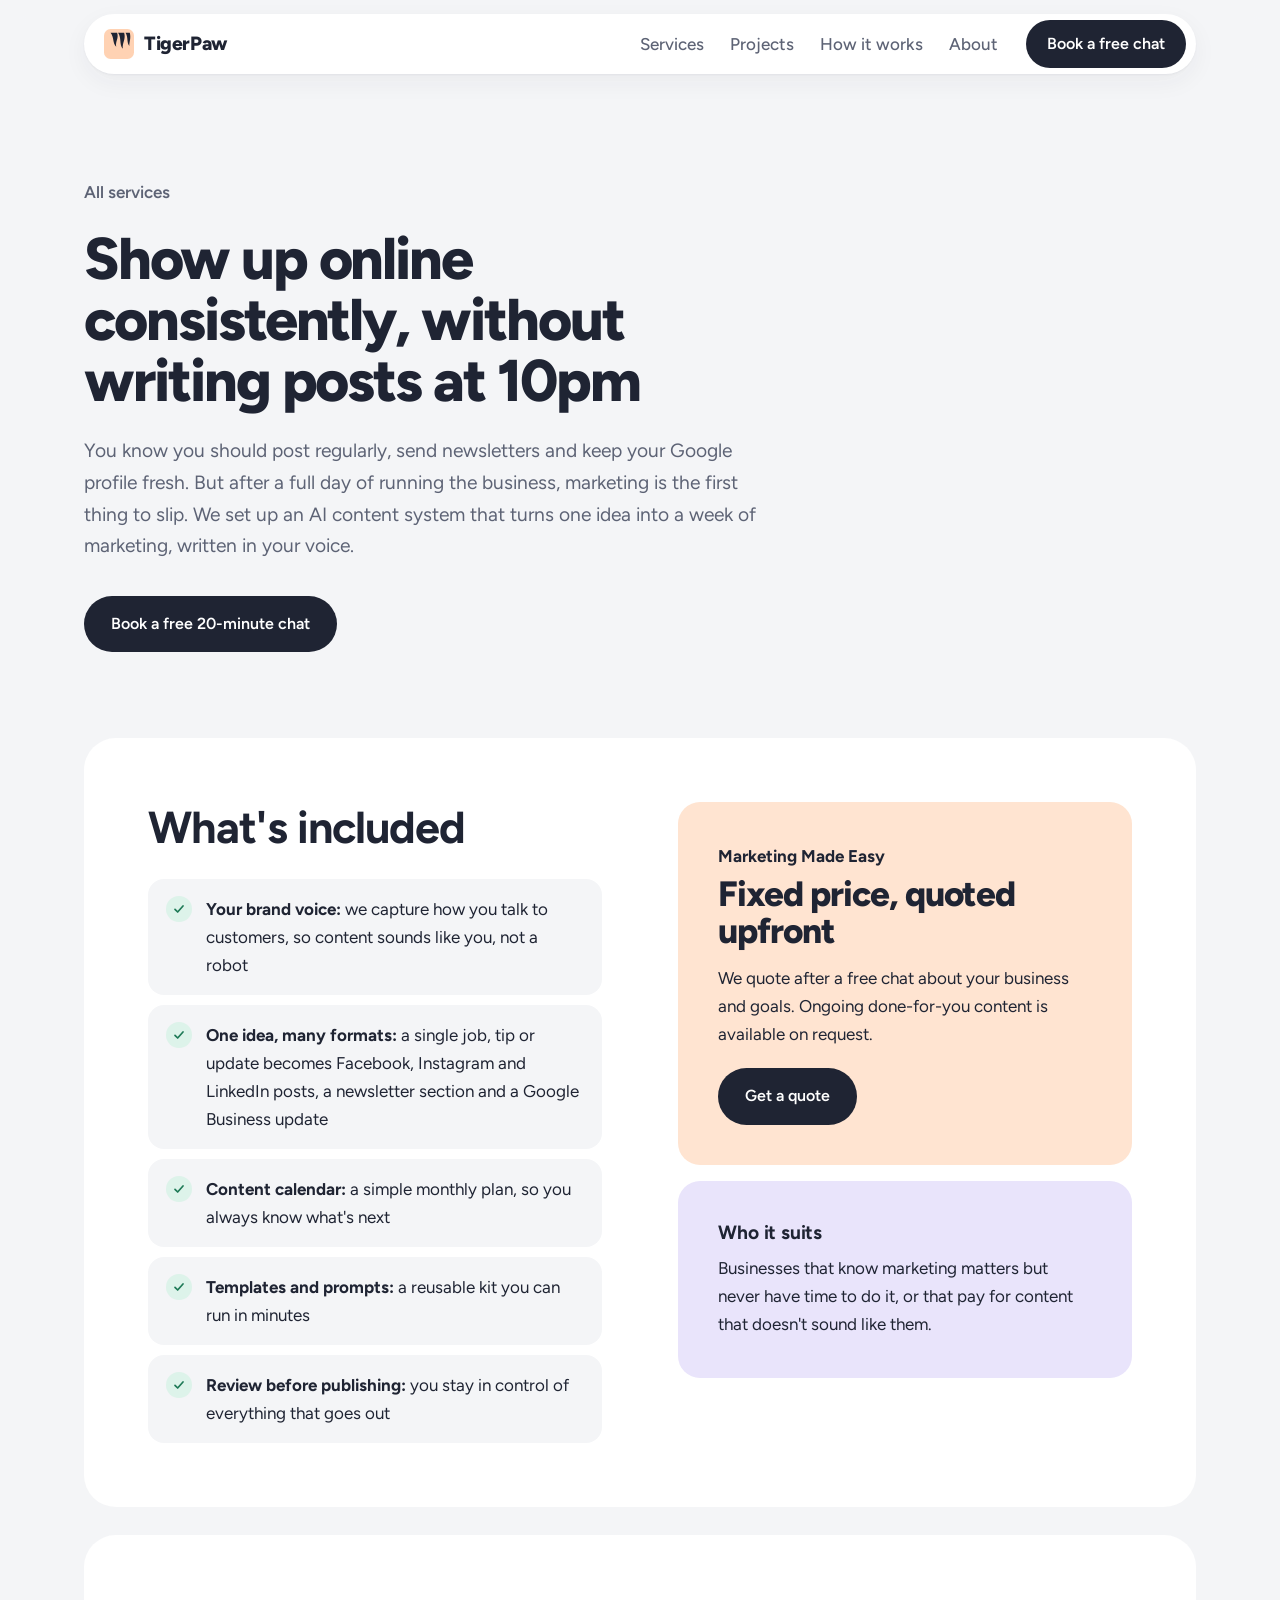
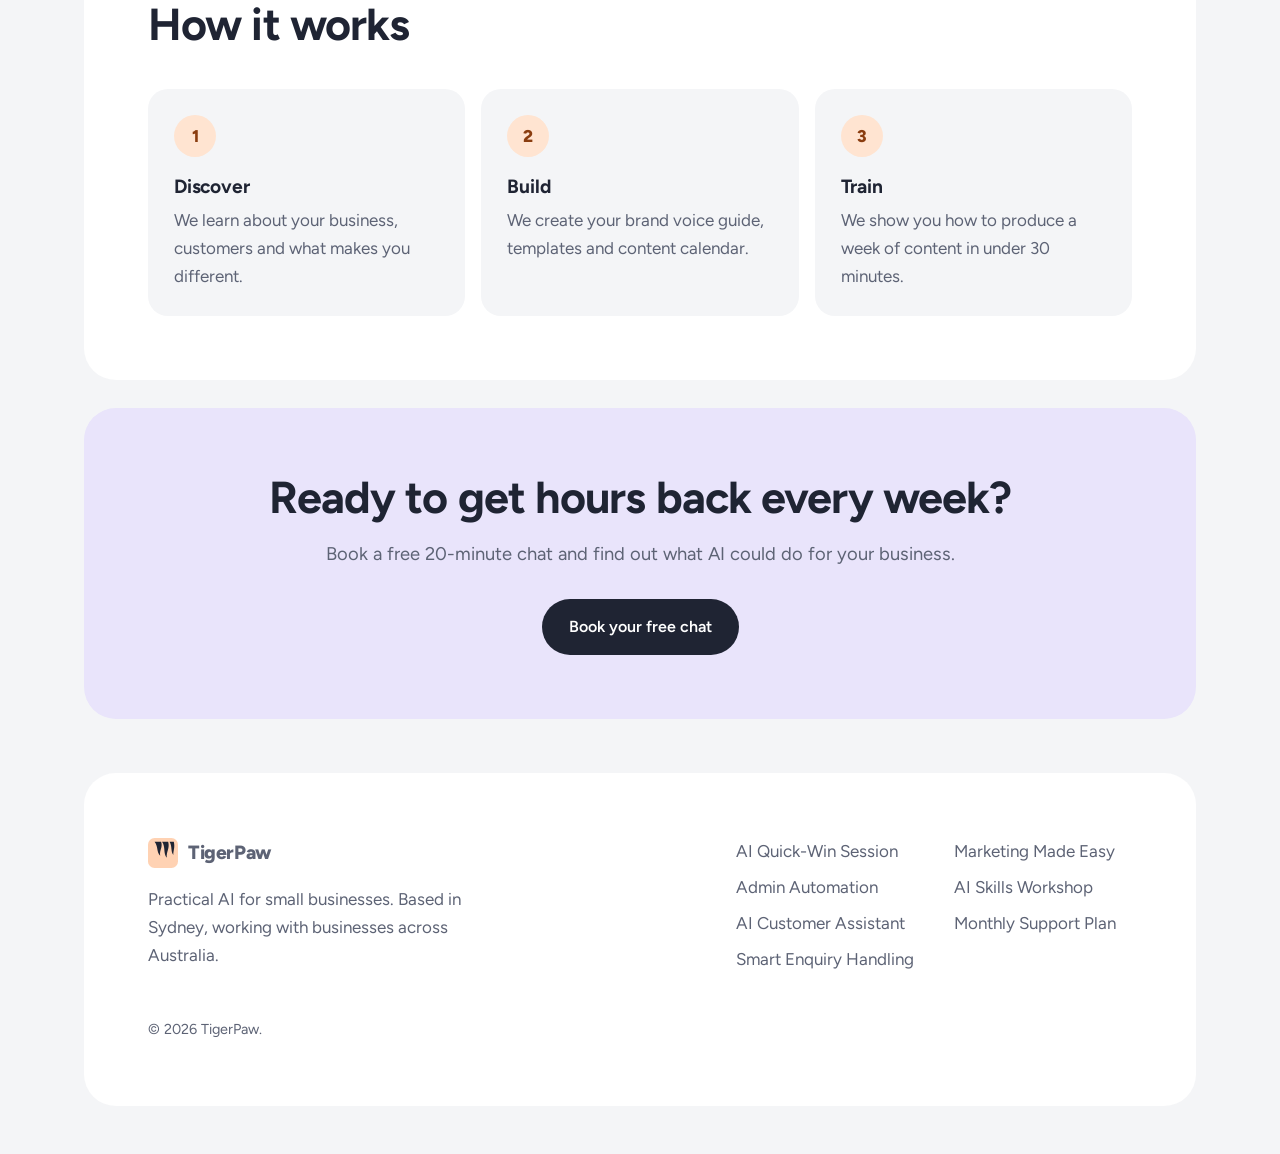
<file: marketing-made-easy.html>
<!doctype html>
<html lang="en-AU">
<head>
<meta charset="utf-8">
<meta name="viewport" content="width=device-width, initial-scale=1, viewport-fit=cover">
<title>Marketing Made Easy for Small Business | TigerPaw</title>
<meta name="description" content="Turn one idea into a week of social posts, newsletters and Google updates, in your voice.">
<meta name="theme-color" content="#F4F5F7">
<link rel="icon" href="data:image/svg+xml,%3Csvg xmlns='http://www.w3.org/2000/svg' viewBox='0 0 64 64'%3E%3Crect width='64' height='64' rx='14' fill='%23FFD2B3'/%3E%3Cpath d='M14 8c8 10 4 22 12 30-2-12 6-18 2-30z M30 8c8 12 2 24 10 34-1-14 7-20 3-34z M46 8c6 10 2 20 8 28 0-10 4-16 1-28z' fill='%231F2433'/%3E%3C/svg%3E">
<link rel="preconnect" href="https://fonts.googleapis.com">
<link rel="preconnect" href="https://fonts.gstatic.com" crossorigin>
<link href="https://fonts.googleapis.com/css2?family=Figtree:wght@400..800&display=swap" rel="stylesheet">
<link rel="stylesheet" href="styles.css">
</head>
<body>
<a class="btn btn-amber" href="#main" style="position:absolute;left:-9999px" onfocus="this.style.left='12px';this.style.top='12px';this.style.zIndex=99" onblur="this.style.left='-9999px'">Skip to content</a>
<header class="site-header">
  <div class="wrap nav">
    <a class="logo" href="index.html"><svg viewBox="0 0 64 64" aria-hidden="true"><rect width="64" height="64" rx="14" fill="#FFD2B3"/><path d="M14 8c8 10 4 22 12 30-2-12 6-18 2-30z M30 8c8 12 2 24 10 34-1-14 7-20 3-34z M46 8c6 10 2 20 8 28 0-10 4-16 1-28z" fill="#1F2433"/></svg><span>TigerPaw</span></a>
    <ul class="nav-links">
      <li><a href="index.html#services">Services</a></li>
      <li><a href="index.html#projects">Projects</a></li>
      <li><a href="index.html#how">How it works</a></li>
      <li><a href="index.html#about">About</a></li>
    </ul>
    <a class="btn btn-amber" href="index.html#contact">Book a free chat</a>
  </div>
</header>
<main id="main">
<section class="hero sub">
  <div class="wrap">
    <a class="crumb" href="index.html#services">All services</a>
    <h1 class="display">Show up online consistently, without writing posts at 10pm</h1>
    <p class="lede">You know you should post regularly, send newsletters and keep your Google profile fresh. But after a full day of running the business, marketing is the first thing to slip. We set up an AI content system that turns one idea into a week of marketing, written in your voice.</p>
    <div class="hero-actions"><a class="btn btn-ink" href="index.html#contact">Book a free 20-minute chat</a></div>
  </div>
</section>

<section>
  <div class="wrap"><div class="panel split">
    <div>
      <h2>What's included</h2>
      <ul class="ticks"><li><strong>Your brand voice:</strong> we capture how you talk to customers, so content sounds like you, not a robot</li><li><strong>One idea, many formats:</strong> a single job, tip or update becomes Facebook, Instagram and LinkedIn posts, a newsletter section and a Google Business update</li><li><strong>Content calendar:</strong> a simple monthly plan, so you always know what's next</li><li><strong>Templates and prompts:</strong> a reusable kit you can run in minutes</li><li><strong>Review before publishing:</strong> you stay in control of everything that goes out</li></ul>
      
    </div>
    <div>
      <div class="price-card">
        <p style="margin:0;font-weight:700">Marketing Made Easy</p>
        <p class="amount" style="font-size:clamp(1.6rem,3vw,2.2rem)">Fixed price, quoted upfront</p>
        <p>We quote after a free chat about your business and goals. Ongoing done-for-you content is available on request.</p>
        <a class="btn btn-ink" href="index.html#contact">Get a quote</a>
      </div>
      <div class="suits">
        <h3>Who it suits</h3>
        <p>Businesses that know marketing matters but never have time to do it, or that pay for content that doesn't sound like them.</p>
      </div>
    </div>
  </div></div>
</section>
<section><div class="wrap"><div class="panel"><h2>How it works</h2><ol class="steps three"><li><h3>Discover</h3><p>We learn about your business, customers and what makes you different.</p></li><li><h3>Build</h3><p>We create your brand voice guide, templates and content calendar.</p></li><li><h3>Train</h3><p>We show you how to produce a week of content in under 30 minutes.</p></li></ol></div></div></section>
<section class="cta-band">
  <div class="wrap"><div class="panel">
    <h2>Ready to get hours back every week?</h2>
    <p>Book a free 20-minute chat and find out what AI could do for your business.</p>
    <a class="btn btn-ink" href="index.html#contact">Book your free chat</a>
  </div></div>
</section>
</main>
<footer class="site-footer">
  <div class="wrap"><div class="panel">
    <div class="foot">
      <div>
        <a class="logo" href="index.html"><svg viewBox="0 0 64 64" aria-hidden="true"><rect width="64" height="64" rx="14" fill="#FFD2B3"/><path d="M14 8c8 10 4 22 12 30-2-12 6-18 2-30z M30 8c8 12 2 24 10 34-1-14 7-20 3-34z M46 8c6 10 2 20 8 28 0-10 4-16 1-28z" fill="#1F2433"/></svg><span>TigerPaw</span></a>
        <p class="muted" style="margin-top:16px;max-width:34ch">Practical AI for small businesses. Based in Sydney, working with businesses across Australia.</p>
      </div>
      <ul><li><a href="quick-win-session.html">AI Quick-Win Session</a></li><li><a href="admin-automation.html">Admin Automation</a></li><li><a href="ai-customer-assistant.html">AI Customer Assistant</a></li><li><a href="smart-enquiry-handling.html">Smart Enquiry Handling</a></li><li><a href="marketing-made-easy.html">Marketing Made Easy</a></li><li><a href="ai-skills-workshop.html">AI Skills Workshop</a></li><li><a href="monthly-support-plan.html">Monthly Support Plan</a></li></ul>
    </div>
    <p class="copyright">© 2026 TigerPaw.</p>
  </div></div>
</footer>
</body>
</html>
</file>
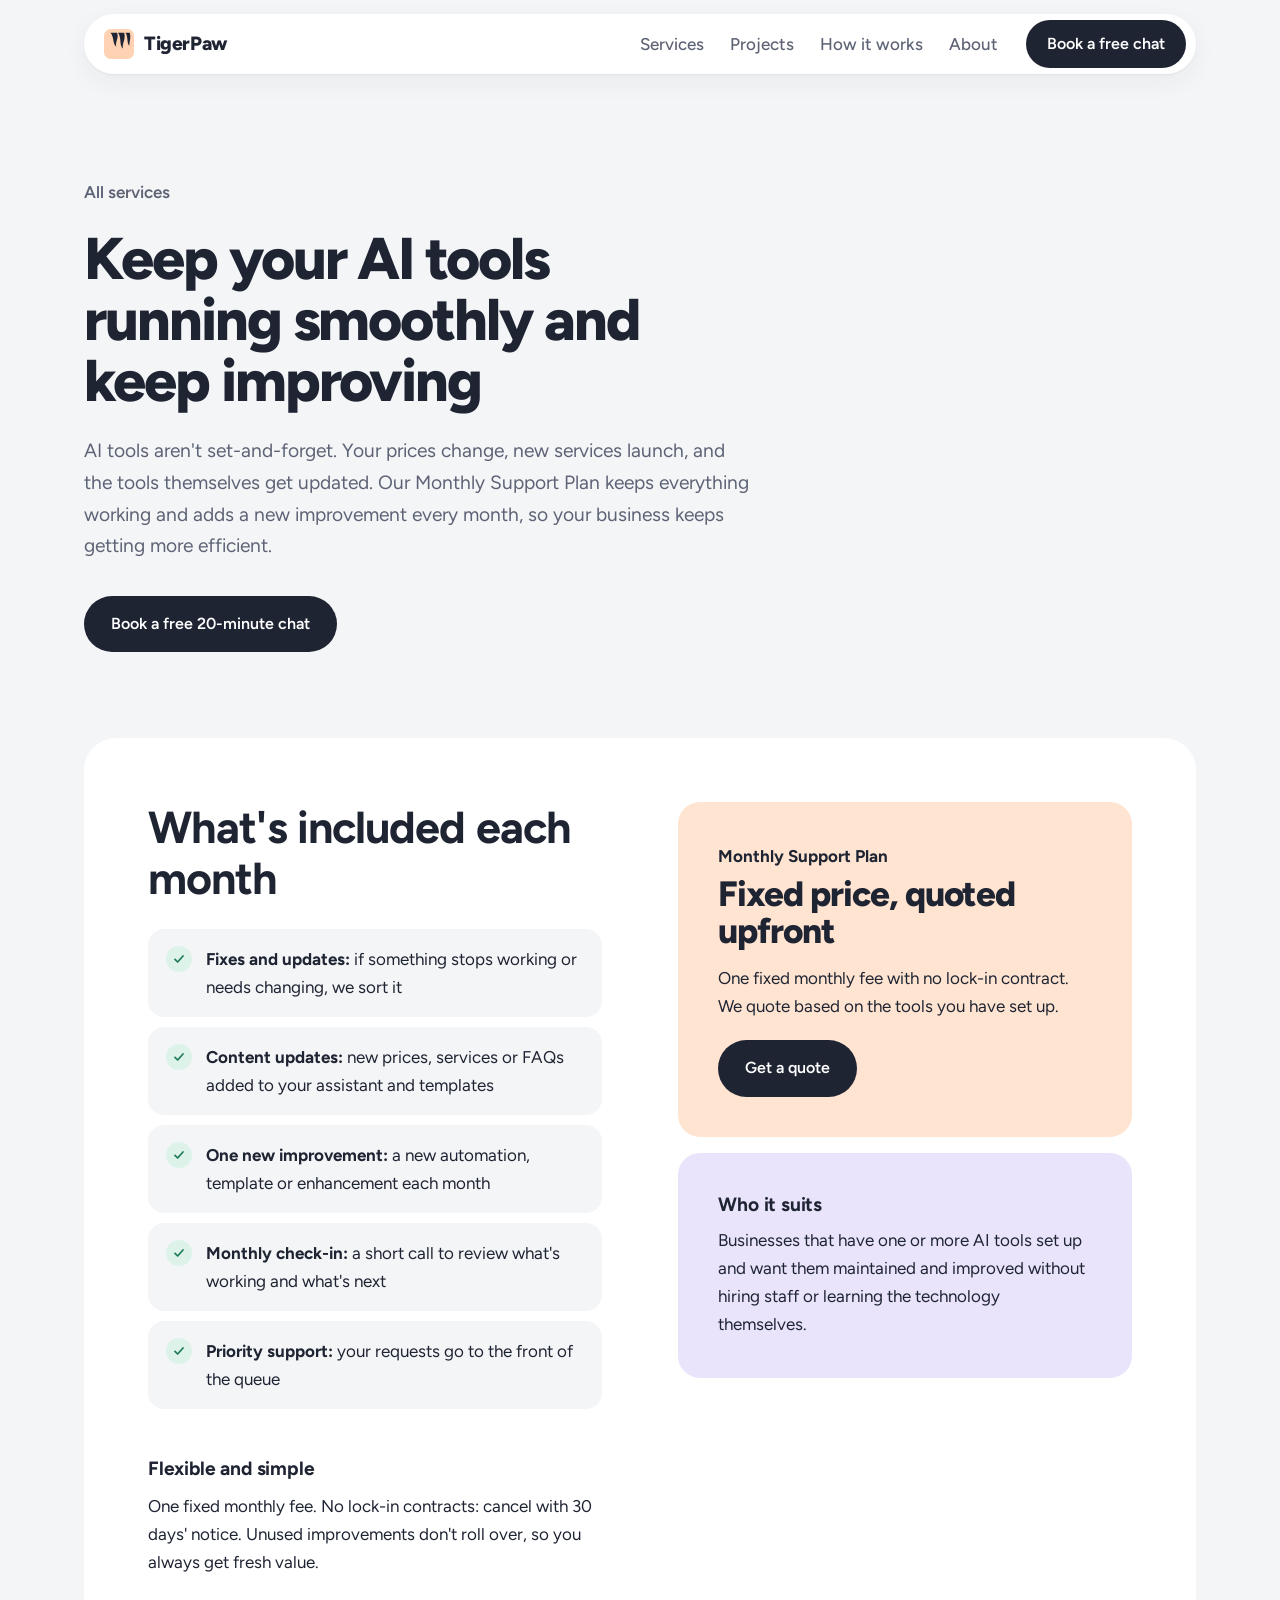
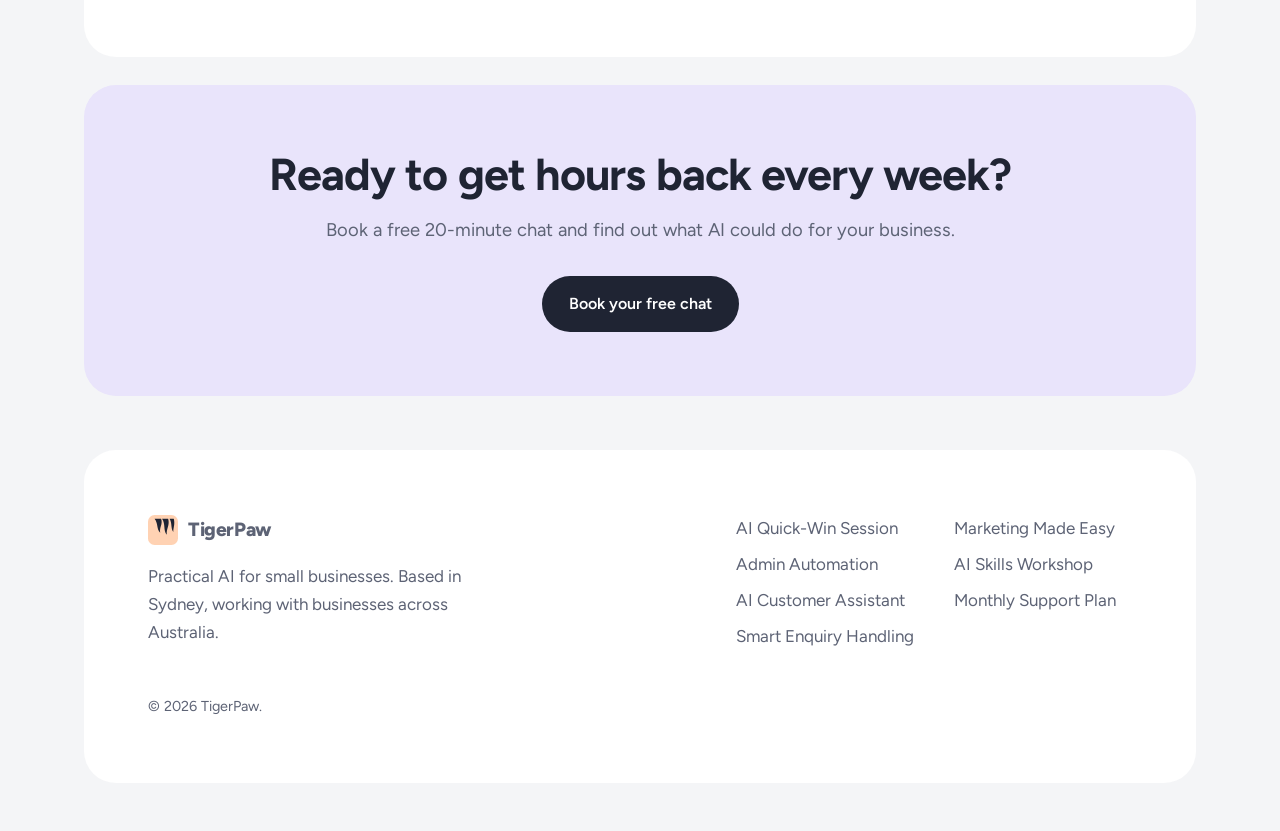
<file: monthly-support-plan.html>
<!doctype html>
<html lang="en-AU">
<head>
<meta charset="utf-8">
<meta name="viewport" content="width=device-width, initial-scale=1, viewport-fit=cover">
<title>Monthly Support Plan for Small Business | TigerPaw</title>
<meta name="description" content="Fixes, updates and one new improvement every month.">
<meta name="theme-color" content="#F4F5F7">
<link rel="icon" href="data:image/svg+xml,%3Csvg xmlns='http://www.w3.org/2000/svg' viewBox='0 0 64 64'%3E%3Crect width='64' height='64' rx='14' fill='%23FFD2B3'/%3E%3Cpath d='M14 8c8 10 4 22 12 30-2-12 6-18 2-30z M30 8c8 12 2 24 10 34-1-14 7-20 3-34z M46 8c6 10 2 20 8 28 0-10 4-16 1-28z' fill='%231F2433'/%3E%3C/svg%3E">
<link rel="preconnect" href="https://fonts.googleapis.com">
<link rel="preconnect" href="https://fonts.gstatic.com" crossorigin>
<link href="https://fonts.googleapis.com/css2?family=Figtree:wght@400..800&display=swap" rel="stylesheet">
<link rel="stylesheet" href="styles.css">
</head>
<body>
<a class="btn btn-amber" href="#main" style="position:absolute;left:-9999px" onfocus="this.style.left='12px';this.style.top='12px';this.style.zIndex=99" onblur="this.style.left='-9999px'">Skip to content</a>
<header class="site-header">
  <div class="wrap nav">
    <a class="logo" href="index.html"><svg viewBox="0 0 64 64" aria-hidden="true"><rect width="64" height="64" rx="14" fill="#FFD2B3"/><path d="M14 8c8 10 4 22 12 30-2-12 6-18 2-30z M30 8c8 12 2 24 10 34-1-14 7-20 3-34z M46 8c6 10 2 20 8 28 0-10 4-16 1-28z" fill="#1F2433"/></svg><span>TigerPaw</span></a>
    <ul class="nav-links">
      <li><a href="index.html#services">Services</a></li>
      <li><a href="index.html#projects">Projects</a></li>
      <li><a href="index.html#how">How it works</a></li>
      <li><a href="index.html#about">About</a></li>
    </ul>
    <a class="btn btn-amber" href="index.html#contact">Book a free chat</a>
  </div>
</header>
<main id="main">
<section class="hero sub">
  <div class="wrap">
    <a class="crumb" href="index.html#services">All services</a>
    <h1 class="display">Keep your AI tools running smoothly and keep improving</h1>
    <p class="lede">AI tools aren't set-and-forget. Your prices change, new services launch, and the tools themselves get updated. Our Monthly Support Plan keeps everything working and adds a new improvement every month, so your business keeps getting more efficient.</p>
    <div class="hero-actions"><a class="btn btn-ink" href="index.html#contact">Book a free 20-minute chat</a></div>
  </div>
</section>

<section>
  <div class="wrap"><div class="panel split">
    <div>
      <h2>What's included each month</h2>
      <ul class="ticks"><li><strong>Fixes and updates:</strong> if something stops working or needs changing, we sort it</li><li><strong>Content updates:</strong> new prices, services or FAQs added to your assistant and templates</li><li><strong>One new improvement:</strong> a new automation, template or enhancement each month</li><li><strong>Monthly check-in:</strong> a short call to review what's working and what's next</li><li><strong>Priority support:</strong> your requests go to the front of the queue</li></ul>
      <div style="margin-top:48px"><h3>Flexible and simple</h3><p style="margin-top:10px">One fixed monthly fee. No lock-in contracts: cancel with 30 days' notice. Unused improvements don't roll over, so you always get fresh value.</p></div>
    </div>
    <div>
      <div class="price-card">
        <p style="margin:0;font-weight:700">Monthly Support Plan</p>
        <p class="amount" style="font-size:clamp(1.6rem,3vw,2.2rem)">Fixed price, quoted upfront</p>
        <p>One fixed monthly fee with no lock-in contract. We quote based on the tools you have set up.</p>
        <a class="btn btn-ink" href="index.html#contact">Get a quote</a>
      </div>
      <div class="suits">
        <h3>Who it suits</h3>
        <p>Businesses that have one or more AI tools set up and want them maintained and improved without hiring staff or learning the technology themselves.</p>
      </div>
    </div>
  </div></div>
</section>

<section class="cta-band">
  <div class="wrap"><div class="panel">
    <h2>Ready to get hours back every week?</h2>
    <p>Book a free 20-minute chat and find out what AI could do for your business.</p>
    <a class="btn btn-ink" href="index.html#contact">Book your free chat</a>
  </div></div>
</section>
</main>
<footer class="site-footer">
  <div class="wrap"><div class="panel">
    <div class="foot">
      <div>
        <a class="logo" href="index.html"><svg viewBox="0 0 64 64" aria-hidden="true"><rect width="64" height="64" rx="14" fill="#FFD2B3"/><path d="M14 8c8 10 4 22 12 30-2-12 6-18 2-30z M30 8c8 12 2 24 10 34-1-14 7-20 3-34z M46 8c6 10 2 20 8 28 0-10 4-16 1-28z" fill="#1F2433"/></svg><span>TigerPaw</span></a>
        <p class="muted" style="margin-top:16px;max-width:34ch">Practical AI for small businesses. Based in Sydney, working with businesses across Australia.</p>
      </div>
      <ul><li><a href="quick-win-session.html">AI Quick-Win Session</a></li><li><a href="admin-automation.html">Admin Automation</a></li><li><a href="ai-customer-assistant.html">AI Customer Assistant</a></li><li><a href="smart-enquiry-handling.html">Smart Enquiry Handling</a></li><li><a href="marketing-made-easy.html">Marketing Made Easy</a></li><li><a href="ai-skills-workshop.html">AI Skills Workshop</a></li><li><a href="monthly-support-plan.html">Monthly Support Plan</a></li></ul>
    </div>
    <p class="copyright">© 2026 TigerPaw.</p>
  </div></div>
</footer>
</body>
</html>
</file>
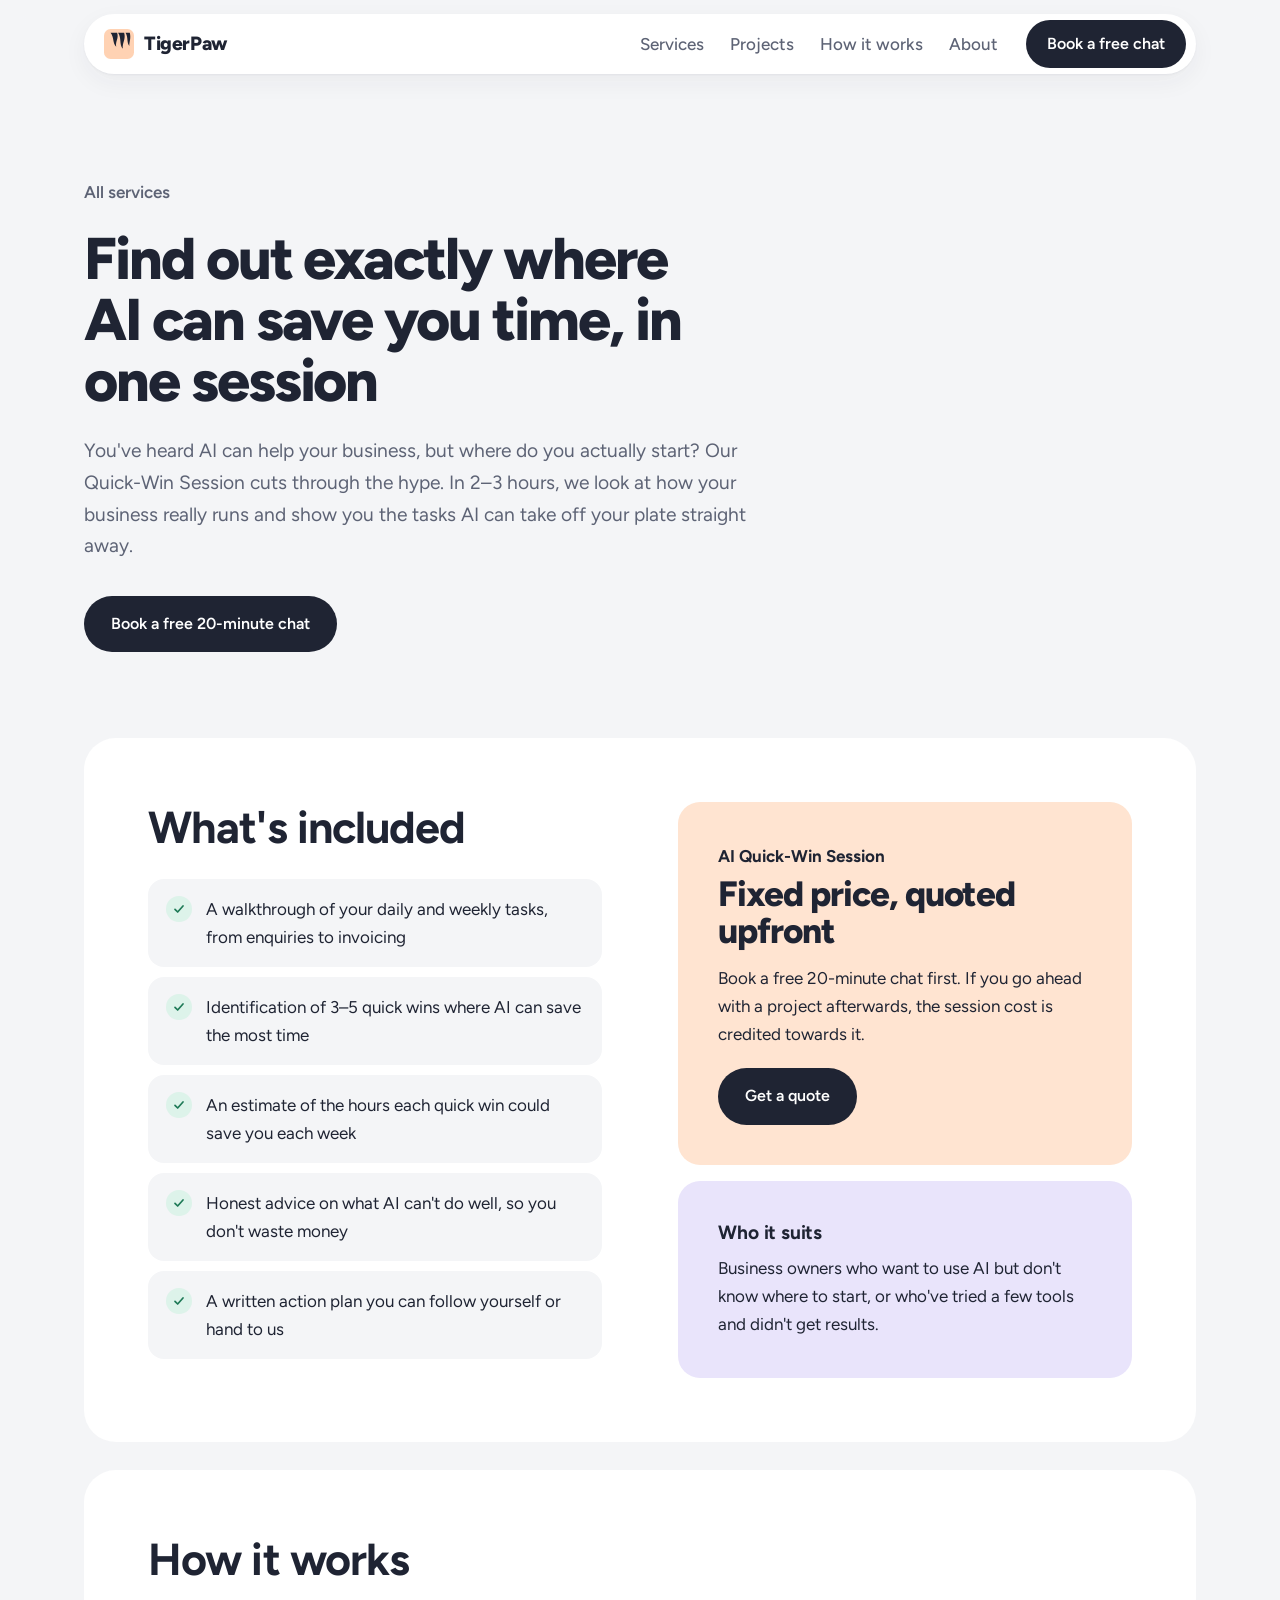
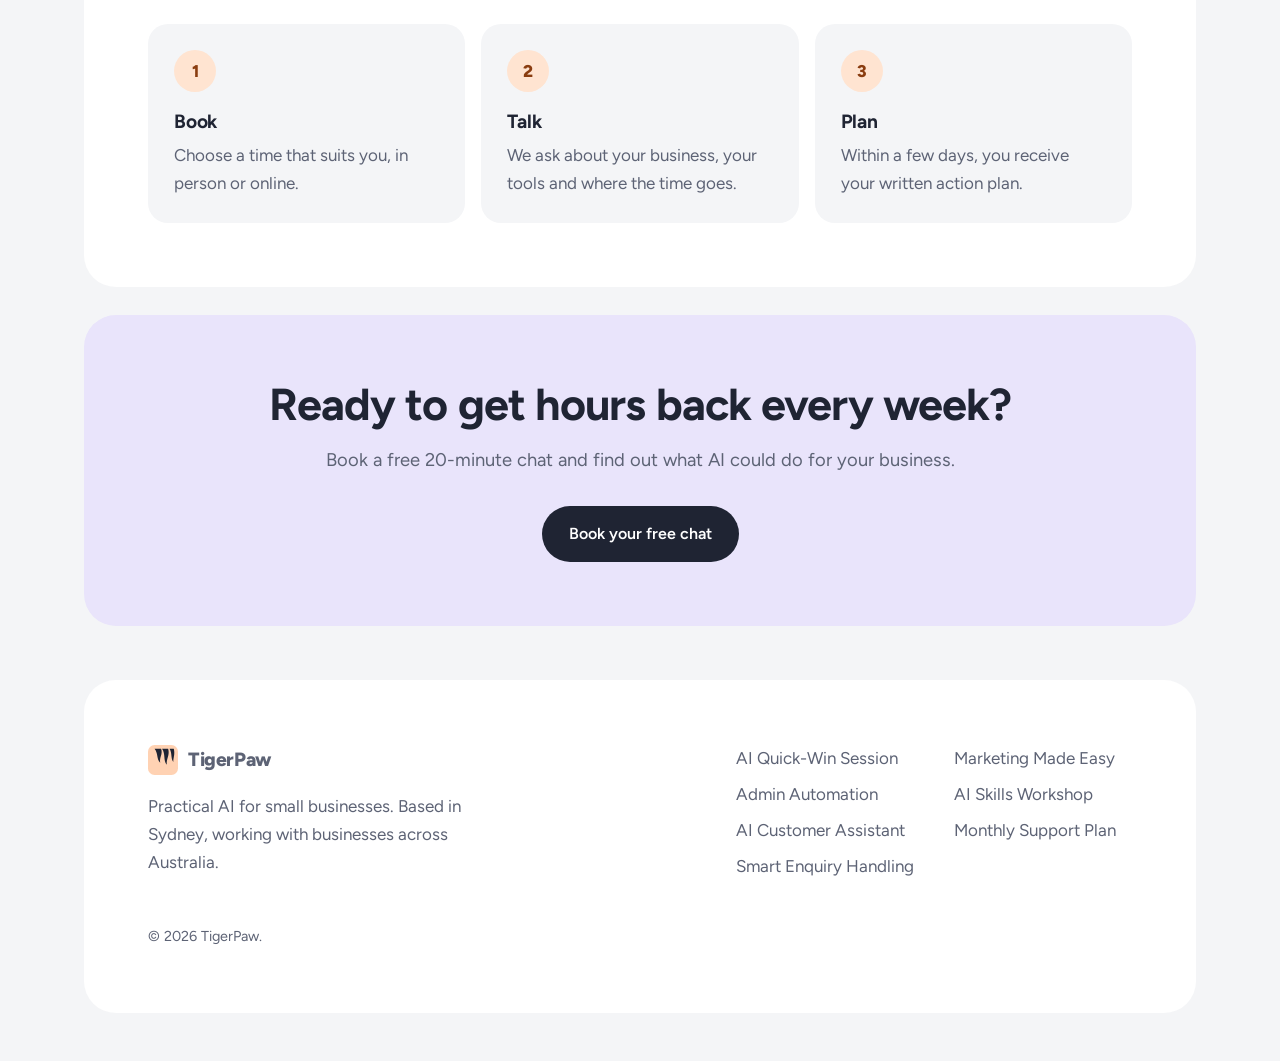
<file: quick-win-session.html>
<!doctype html>
<html lang="en-AU">
<head>
<meta charset="utf-8">
<meta name="viewport" content="width=device-width, initial-scale=1, viewport-fit=cover">
<title>AI Quick-Win Session for Small Business | TigerPaw</title>
<meta name="description" content="A fixed-price session to find the tasks AI can take off your plate first.">
<meta name="theme-color" content="#F4F5F7">
<link rel="icon" href="data:image/svg+xml,%3Csvg xmlns='http://www.w3.org/2000/svg' viewBox='0 0 64 64'%3E%3Crect width='64' height='64' rx='14' fill='%23FFD2B3'/%3E%3Cpath d='M14 8c8 10 4 22 12 30-2-12 6-18 2-30z M30 8c8 12 2 24 10 34-1-14 7-20 3-34z M46 8c6 10 2 20 8 28 0-10 4-16 1-28z' fill='%231F2433'/%3E%3C/svg%3E">
<link rel="preconnect" href="https://fonts.googleapis.com">
<link rel="preconnect" href="https://fonts.gstatic.com" crossorigin>
<link href="https://fonts.googleapis.com/css2?family=Figtree:wght@400..800&display=swap" rel="stylesheet">
<link rel="stylesheet" href="styles.css">
</head>
<body>
<a class="btn btn-amber" href="#main" style="position:absolute;left:-9999px" onfocus="this.style.left='12px';this.style.top='12px';this.style.zIndex=99" onblur="this.style.left='-9999px'">Skip to content</a>
<header class="site-header">
  <div class="wrap nav">
    <a class="logo" href="index.html"><svg viewBox="0 0 64 64" aria-hidden="true"><rect width="64" height="64" rx="14" fill="#FFD2B3"/><path d="M14 8c8 10 4 22 12 30-2-12 6-18 2-30z M30 8c8 12 2 24 10 34-1-14 7-20 3-34z M46 8c6 10 2 20 8 28 0-10 4-16 1-28z" fill="#1F2433"/></svg><span>TigerPaw</span></a>
    <ul class="nav-links">
      <li><a href="index.html#services">Services</a></li>
      <li><a href="index.html#projects">Projects</a></li>
      <li><a href="index.html#how">How it works</a></li>
      <li><a href="index.html#about">About</a></li>
    </ul>
    <a class="btn btn-amber" href="index.html#contact">Book a free chat</a>
  </div>
</header>
<main id="main">
<section class="hero sub">
  <div class="wrap">
    <a class="crumb" href="index.html#services">All services</a>
    <h1 class="display">Find out exactly where AI can save you time, in one session</h1>
    <p class="lede">You've heard AI can help your business, but where do you actually start? Our Quick-Win Session cuts through the hype. In 2–3 hours, we look at how your business really runs and show you the tasks AI can take off your plate straight away.</p>
    <div class="hero-actions"><a class="btn btn-ink" href="index.html#contact">Book a free 20-minute chat</a></div>
  </div>
</section>

<section>
  <div class="wrap"><div class="panel split">
    <div>
      <h2>What's included</h2>
      <ul class="ticks"><li>A walkthrough of your daily and weekly tasks, from enquiries to invoicing</li><li>Identification of 3–5 quick wins where AI can save the most time</li><li>An estimate of the hours each quick win could save you each week</li><li>Honest advice on what AI can't do well, so you don't waste money</li><li>A written action plan you can follow yourself or hand to us</li></ul>
      
    </div>
    <div>
      <div class="price-card">
        <p style="margin:0;font-weight:700">AI Quick-Win Session</p>
        <p class="amount" style="font-size:clamp(1.6rem,3vw,2.2rem)">Fixed price, quoted upfront</p>
        <p>Book a free 20-minute chat first. If you go ahead with a project afterwards, the session cost is credited towards it.</p>
        <a class="btn btn-ink" href="index.html#contact">Get a quote</a>
      </div>
      <div class="suits">
        <h3>Who it suits</h3>
        <p>Business owners who want to use AI but don't know where to start, or who've tried a few tools and didn't get results.</p>
      </div>
    </div>
  </div></div>
</section>
<section><div class="wrap"><div class="panel"><h2>How it works</h2><ol class="steps three"><li><h3>Book</h3><p>Choose a time that suits you, in person or online.</p></li><li><h3>Talk</h3><p>We ask about your business, your tools and where the time goes.</p></li><li><h3>Plan</h3><p>Within a few days, you receive your written action plan.</p></li></ol></div></div></section>
<section class="cta-band">
  <div class="wrap"><div class="panel">
    <h2>Ready to get hours back every week?</h2>
    <p>Book a free 20-minute chat and find out what AI could do for your business.</p>
    <a class="btn btn-ink" href="index.html#contact">Book your free chat</a>
  </div></div>
</section>
</main>
<footer class="site-footer">
  <div class="wrap"><div class="panel">
    <div class="foot">
      <div>
        <a class="logo" href="index.html"><svg viewBox="0 0 64 64" aria-hidden="true"><rect width="64" height="64" rx="14" fill="#FFD2B3"/><path d="M14 8c8 10 4 22 12 30-2-12 6-18 2-30z M30 8c8 12 2 24 10 34-1-14 7-20 3-34z M46 8c6 10 2 20 8 28 0-10 4-16 1-28z" fill="#1F2433"/></svg><span>TigerPaw</span></a>
        <p class="muted" style="margin-top:16px;max-width:34ch">Practical AI for small businesses. Based in Sydney, working with businesses across Australia.</p>
      </div>
      <ul><li><a href="quick-win-session.html">AI Quick-Win Session</a></li><li><a href="admin-automation.html">Admin Automation</a></li><li><a href="ai-customer-assistant.html">AI Customer Assistant</a></li><li><a href="smart-enquiry-handling.html">Smart Enquiry Handling</a></li><li><a href="marketing-made-easy.html">Marketing Made Easy</a></li><li><a href="ai-skills-workshop.html">AI Skills Workshop</a></li><li><a href="monthly-support-plan.html">Monthly Support Plan</a></li></ul>
    </div>
    <p class="copyright">© 2026 TigerPaw.</p>
  </div></div>
</footer>
</body>
</html>
</file>
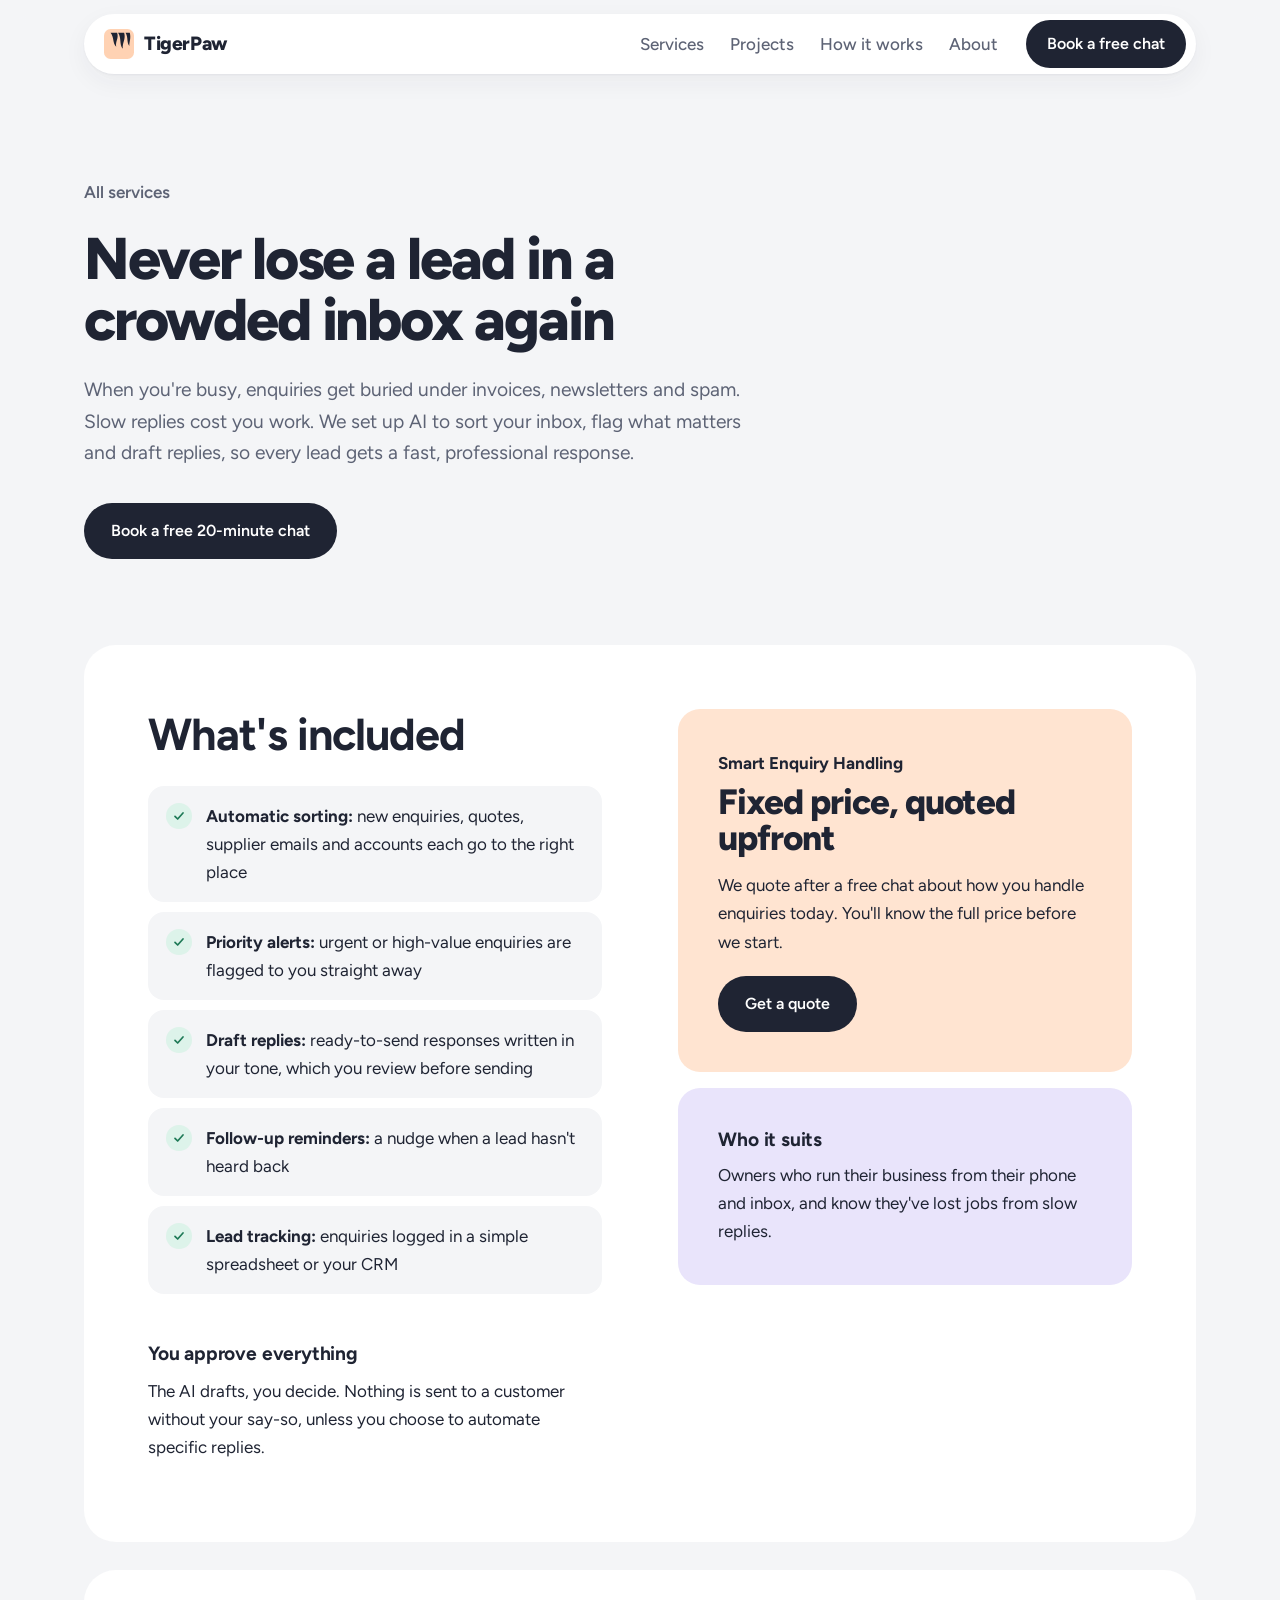
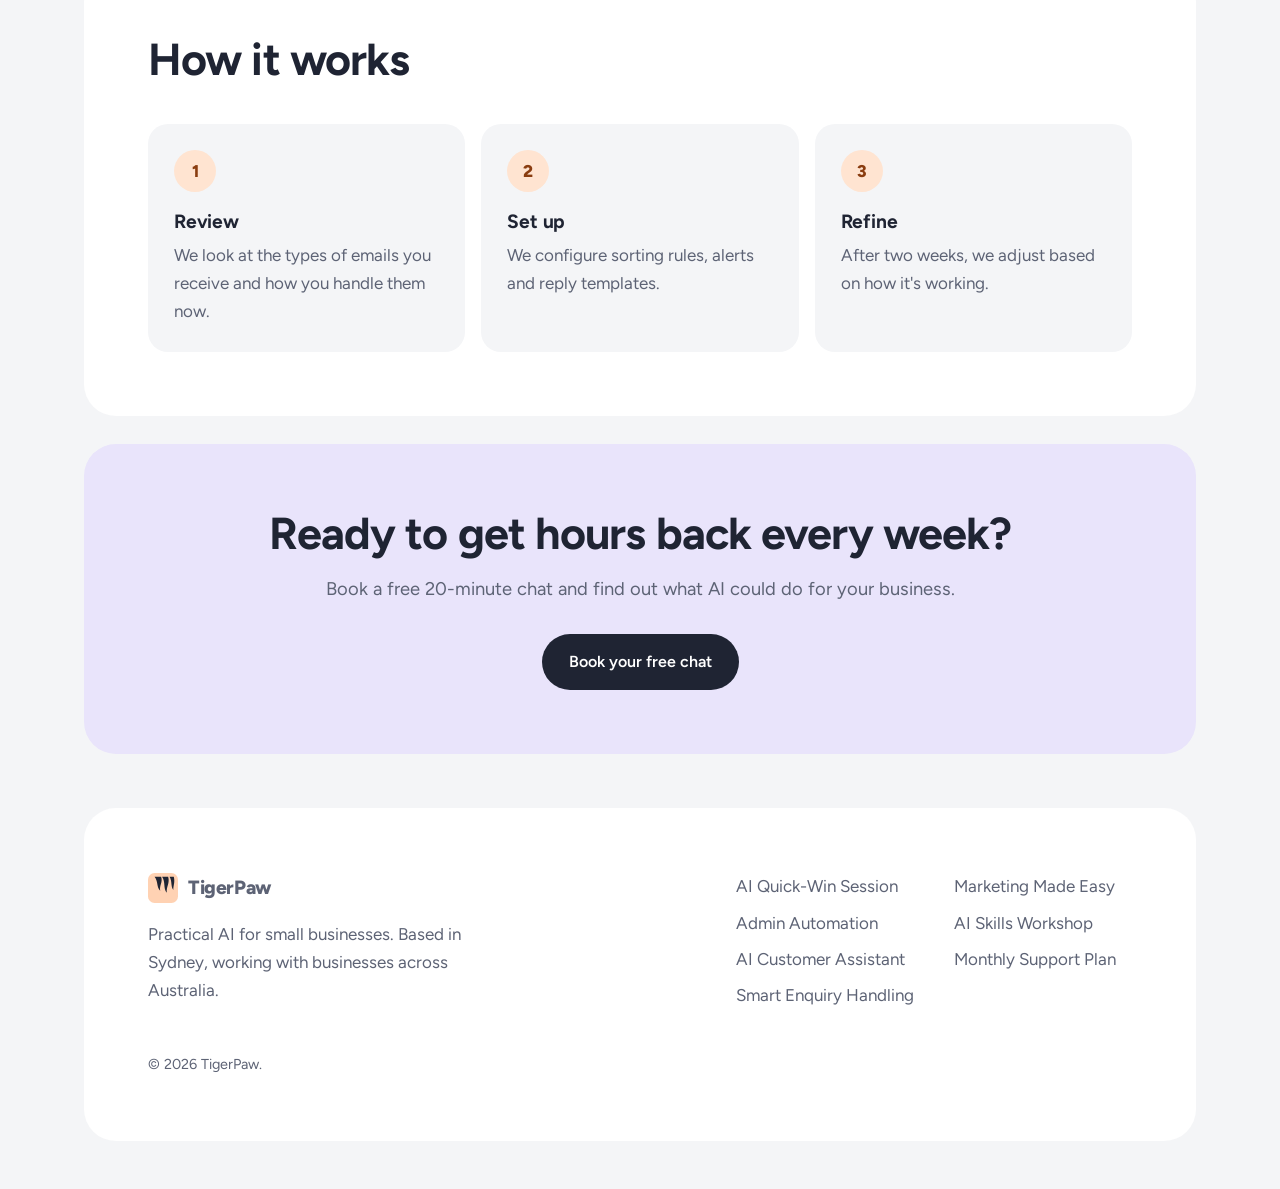
<file: smart-enquiry-handling.html>
<!doctype html>
<html lang="en-AU">
<head>
<meta charset="utf-8">
<meta name="viewport" content="width=device-width, initial-scale=1, viewport-fit=cover">
<title>Smart Enquiry Handling for Small Business | TigerPaw</title>
<meta name="description" content="Your inbox sorted, replies drafted and every lead followed up.">
<meta name="theme-color" content="#F4F5F7">
<link rel="icon" href="data:image/svg+xml,%3Csvg xmlns='http://www.w3.org/2000/svg' viewBox='0 0 64 64'%3E%3Crect width='64' height='64' rx='14' fill='%23FFD2B3'/%3E%3Cpath d='M14 8c8 10 4 22 12 30-2-12 6-18 2-30z M30 8c8 12 2 24 10 34-1-14 7-20 3-34z M46 8c6 10 2 20 8 28 0-10 4-16 1-28z' fill='%231F2433'/%3E%3C/svg%3E">
<link rel="preconnect" href="https://fonts.googleapis.com">
<link rel="preconnect" href="https://fonts.gstatic.com" crossorigin>
<link href="https://fonts.googleapis.com/css2?family=Figtree:wght@400..800&display=swap" rel="stylesheet">
<link rel="stylesheet" href="styles.css">
</head>
<body>
<a class="btn btn-amber" href="#main" style="position:absolute;left:-9999px" onfocus="this.style.left='12px';this.style.top='12px';this.style.zIndex=99" onblur="this.style.left='-9999px'">Skip to content</a>
<header class="site-header">
  <div class="wrap nav">
    <a class="logo" href="index.html"><svg viewBox="0 0 64 64" aria-hidden="true"><rect width="64" height="64" rx="14" fill="#FFD2B3"/><path d="M14 8c8 10 4 22 12 30-2-12 6-18 2-30z M30 8c8 12 2 24 10 34-1-14 7-20 3-34z M46 8c6 10 2 20 8 28 0-10 4-16 1-28z" fill="#1F2433"/></svg><span>TigerPaw</span></a>
    <ul class="nav-links">
      <li><a href="index.html#services">Services</a></li>
      <li><a href="index.html#projects">Projects</a></li>
      <li><a href="index.html#how">How it works</a></li>
      <li><a href="index.html#about">About</a></li>
    </ul>
    <a class="btn btn-amber" href="index.html#contact">Book a free chat</a>
  </div>
</header>
<main id="main">
<section class="hero sub">
  <div class="wrap">
    <a class="crumb" href="index.html#services">All services</a>
    <h1 class="display">Never lose a lead in a crowded inbox again</h1>
    <p class="lede">When you're busy, enquiries get buried under invoices, newsletters and spam. Slow replies cost you work. We set up AI to sort your inbox, flag what matters and draft replies, so every lead gets a fast, professional response.</p>
    <div class="hero-actions"><a class="btn btn-ink" href="index.html#contact">Book a free 20-minute chat</a></div>
  </div>
</section>

<section>
  <div class="wrap"><div class="panel split">
    <div>
      <h2>What's included</h2>
      <ul class="ticks"><li><strong>Automatic sorting:</strong> new enquiries, quotes, supplier emails and accounts each go to the right place</li><li><strong>Priority alerts:</strong> urgent or high-value enquiries are flagged to you straight away</li><li><strong>Draft replies:</strong> ready-to-send responses written in your tone, which you review before sending</li><li><strong>Follow-up reminders:</strong> a nudge when a lead hasn't heard back</li><li><strong>Lead tracking:</strong> enquiries logged in a simple spreadsheet or your CRM</li></ul>
      <div style="margin-top:48px"><h3>You approve everything</h3><p style="margin-top:10px">The AI drafts, you decide. Nothing is sent to a customer without your say-so, unless you choose to automate specific replies.</p></div>
    </div>
    <div>
      <div class="price-card">
        <p style="margin:0;font-weight:700">Smart Enquiry Handling</p>
        <p class="amount" style="font-size:clamp(1.6rem,3vw,2.2rem)">Fixed price, quoted upfront</p>
        <p>We quote after a free chat about how you handle enquiries today. You'll know the full price before we start.</p>
        <a class="btn btn-ink" href="index.html#contact">Get a quote</a>
      </div>
      <div class="suits">
        <h3>Who it suits</h3>
        <p>Owners who run their business from their phone and inbox, and know they've lost jobs from slow replies.</p>
      </div>
    </div>
  </div></div>
</section>
<section><div class="wrap"><div class="panel"><h2>How it works</h2><ol class="steps three"><li><h3>Review</h3><p>We look at the types of emails you receive and how you handle them now.</p></li><li><h3>Set up</h3><p>We configure sorting rules, alerts and reply templates.</p></li><li><h3>Refine</h3><p>After two weeks, we adjust based on how it's working.</p></li></ol></div></div></section>
<section class="cta-band">
  <div class="wrap"><div class="panel">
    <h2>Ready to get hours back every week?</h2>
    <p>Book a free 20-minute chat and find out what AI could do for your business.</p>
    <a class="btn btn-ink" href="index.html#contact">Book your free chat</a>
  </div></div>
</section>
</main>
<footer class="site-footer">
  <div class="wrap"><div class="panel">
    <div class="foot">
      <div>
        <a class="logo" href="index.html"><svg viewBox="0 0 64 64" aria-hidden="true"><rect width="64" height="64" rx="14" fill="#FFD2B3"/><path d="M14 8c8 10 4 22 12 30-2-12 6-18 2-30z M30 8c8 12 2 24 10 34-1-14 7-20 3-34z M46 8c6 10 2 20 8 28 0-10 4-16 1-28z" fill="#1F2433"/></svg><span>TigerPaw</span></a>
        <p class="muted" style="margin-top:16px;max-width:34ch">Practical AI for small businesses. Based in Sydney, working with businesses across Australia.</p>
      </div>
      <ul><li><a href="quick-win-session.html">AI Quick-Win Session</a></li><li><a href="admin-automation.html">Admin Automation</a></li><li><a href="ai-customer-assistant.html">AI Customer Assistant</a></li><li><a href="smart-enquiry-handling.html">Smart Enquiry Handling</a></li><li><a href="marketing-made-easy.html">Marketing Made Easy</a></li><li><a href="ai-skills-workshop.html">AI Skills Workshop</a></li><li><a href="monthly-support-plan.html">Monthly Support Plan</a></li></ul>
    </div>
    <p class="copyright">© 2026 TigerPaw.</p>
  </div></div>
</footer>
</body>
</html>
</file>
<file: styles.css>
:root{
  --text:#1F2433; --muted:#5D6375; --bg:#F4F5F7; --card:#FFFFFF; --line:#E6E8EE;
  --peach:#FFE4D1; --peach-2:#FFD2B3; --lilac:#E9E4FB; --mint:#DDF3EA; --accent:#E8742F;
  --btn:#1F2433; --radius:22px; --pill:999px; --max:1160px;
  box-sizing:border-box;
  padding-top:env(safe-area-inset-top,0px);
  padding-bottom:env(safe-area-inset-bottom,0px);
}
*,*::before,*::after{box-sizing:inherit}
html{scroll-behavior:smooth; scroll-padding-top:calc(env(safe-area-inset-top,0px) + 90px); background:var(--bg)}
body{margin:0; background:var(--bg); color:var(--text);
  font-family:"Figtree", "Segoe UI", "Helvetica Neue", Arial, sans-serif; font-size:1.0625rem; line-height:1.65;
  -webkit-font-smoothing:antialiased}
img,svg{max-width:100%}
[hidden]{display:none!important}
a{color:inherit}
:focus-visible{outline:3px solid var(--accent); outline-offset:3px; border-radius:10px}
.wrap{width:100%; max-width:var(--max); margin:0 auto; padding:0 24px}
h1,h2,h3{margin:0; font-weight:700; letter-spacing:-.02em}
.display{font-weight:800; letter-spacing:-.035em; line-height:1.04}
h2{font-size:clamp(1.9rem,3.6vw,2.8rem); line-height:1.12; max-width:20ch}
h3{font-size:1.2rem; line-height:1.3; letter-spacing:-.01em}
p{margin:0 0 1em; max-width:62ch}

/* header */
.site-header{position:sticky; top:env(safe-area-inset-top,0px); z-index:20; padding:14px 16px; background:rgba(244,245,247,.85); backdrop-filter:saturate(1.4) blur(12px); -webkit-backdrop-filter:saturate(1.4) blur(12px)}
.nav{display:flex; align-items:center; gap:28px; height:60px; background:var(--card); border-radius:var(--pill); padding:0 10px 0 20px; box-shadow:0 1px 2px rgba(31,36,51,.05), 0 8px 24px rgba(31,36,51,.05)}
.site-header .wrap.nav{max-width:calc(var(--max) - 48px)}
.logo{display:flex; align-items:center; gap:10px; text-decoration:none; font-weight:800; font-size:1.2rem; letter-spacing:-.02em}
.logo svg{width:30px; height:30px}
.nav-links{display:flex; gap:26px; margin:0 0 0 auto; list-style:none; padding:0}
.nav-links a{text-decoration:none; font-weight:500; color:var(--muted)}
.nav-links a:hover{color:var(--text)}
.btn{display:inline-flex; align-items:center; justify-content:center; padding:14px 26px; border-radius:var(--pill);
  font:inherit; font-weight:600; font-size:1rem; text-decoration:none; cursor:pointer; border:1.5px solid transparent; transition:background .15s, transform .15s}
.btn:active{transform:translateY(1px)}
.btn-ink{background:var(--btn); color:#fff}
.btn-ink:hover{background:#343A4D}
.btn-amber{background:var(--btn); color:#fff}
.btn-amber:hover{background:#343A4D}
.btn-line{border-color:#C9CCD6; color:var(--text); background:var(--card)}
.btn-line:hover{border-color:var(--text)}
.nav .btn{padding:10px 20px}

/* hero */
.hero{padding:clamp(48px,7vw,96px) 0 clamp(56px,8vw,104px)}
.hero-grid{display:grid; grid-template-columns:1.1fr .9fr; gap:56px; align-items:center}
.hero h1{font-size:clamp(2.6rem,5.6vw,4.6rem); max-width:13ch}
.hero .lede{font-size:clamp(1.1rem,1.5vw,1.25rem); color:var(--muted); max-width:44ch; margin:24px 0 34px}
.hero-actions{display:flex; flex-wrap:wrap; gap:12px}
.tag{display:inline-block; background:var(--peach); color:#8A3D10; font-weight:600; font-size:.95rem; padding:6px 14px; border-radius:var(--pill); margin-bottom:22px}

.visual{position:relative; aspect-ratio:1/1; max-width:480px; justify-self:end; width:100%}
.blob{position:absolute; border-radius:46% 54% 52% 48% / 55% 45% 55% 45%}
.blob.a{inset:6% 2% 10% 10%; background:var(--peach)}
.blob.b{width:46%; height:46%; right:-2%; bottom:0; background:var(--lilac); border-radius:50%}
.blob.c{width:28%; height:28%; left:0; top:2%; background:var(--mint); border-radius:50%}
.chip{position:absolute; display:flex; gap:12px; align-items:center; background:var(--card); border-radius:18px; padding:14px 18px;
  box-shadow:0 2px 4px rgba(31,36,51,.04), 0 14px 32px rgba(31,36,51,.10); font-size:.95rem; line-height:1.35; max-width:78%;
  animation:rise .7s cubic-bezier(.2,.8,.2,1) both}
.chip b{display:block; font-weight:700}
.chip span{color:var(--muted); font-size:.88rem}
.chip i{flex:none; width:38px; height:38px; border-radius:12px; display:grid; place-items:center; font-style:normal; font-size:1.1rem}
.chip.one{top:12%; left:4%}.chip.one i{background:var(--mint)}
.chip.two{top:42%; right:0; animation-delay:.15s}.chip.two i{background:var(--lilac)}
.chip.three{bottom:10%; left:10%; animation-delay:.3s}.chip.three i{background:var(--peach)}
@keyframes rise{from{opacity:0; transform:translateY(14px)}to{opacity:1; transform:none}}

.hero.sub{padding-bottom:clamp(40px,6vw,72px)}
.hero.sub h1{font-size:clamp(2.2rem,4.6vw,3.8rem); max-width:16ch}
.hero.sub .lede{max-width:56ch}
.crumb{display:inline-block; margin-bottom:22px; font-weight:600; color:var(--muted); text-decoration:none}
.crumb:hover{color:var(--text)}
.gst{font-size:.42em; font-weight:700; letter-spacing:0}

/* sections */
section{padding:clamp(8px,1.2vw,14px) 0}
.panel{background:var(--card); border-radius:calc(var(--radius) + 10px); padding:clamp(32px,5vw,64px)}
.dark > .wrap > .inner, .dark .panel{background:var(--card)}
.tint-peach{background:var(--peach)}
.tint-lilac{background:var(--lilac)}
.split{display:grid; grid-template-columns:1fr 1fr; gap:clamp(32px,6vw,80px); align-items:start}
.big-quote{font-weight:700; font-size:clamp(1.3rem,2.2vw,1.7rem); line-height:1.35; letter-spacing:-.015em; max-width:30ch}
.muted{color:var(--muted)}

/* services list */
.group-label{font-weight:700; color:var(--muted); margin:40px 0 0; font-size:.98rem}
.svc-list{list-style:none; padding:0; margin:12px 0 0; display:grid; gap:10px}
.svc-row{display:grid; grid-template-columns:250px 1fr 130px; gap:8px 36px; align-items:center; padding:22px 26px; text-decoration:none;
  background:var(--bg); border-radius:18px; transition:background .15s}
.svc-row:hover{background:var(--peach)}
.svc-row p{margin:0; color:var(--muted)}
.svc-price{font-weight:700; white-space:nowrap; display:block}
.svc-row .go{display:block; font-size:.9rem; font-weight:600; color:var(--accent); margin-top:2px}

/* projects */
.proj-grid{list-style:none; padding:0; margin:32px 0 0; display:grid; grid-template-columns:repeat(2,1fr); gap:16px}
.proj-card{display:flex; flex-direction:column; align-items:flex-start; background:var(--bg); border-radius:20px; padding:28px}
.proj-card:nth-child(1){background:var(--peach)}
.proj-card:nth-child(2){background:var(--lilac)}
.proj-card:nth-child(3){background:var(--mint)}
.proj-card p{margin:10px 0 22px; color:var(--muted); flex:1}
.proj-card .btn{padding:10px 20px}

/* steps */
.steps{list-style:none; counter-reset:s; padding:0; margin:40px 0 0; display:grid; grid-template-columns:repeat(4,1fr); gap:16px}
.steps li{counter-increment:s; background:var(--bg); border-radius:20px; padding:26px}
.steps li::before{content:counter(s); display:grid; place-items:center; width:42px; height:42px; border-radius:50%; background:var(--peach); color:#8A3D10; font-weight:800; margin-bottom:18px}
.steps.three{grid-template-columns:repeat(3,1fr)}
.steps.two{grid-template-columns:repeat(2,1fr)}
.steps p{margin:6px 0 0; color:var(--muted)}
.note{margin:28px 0 0; font-weight:600}

/* included list */
.ticks{list-style:none; padding:0; margin:26px 0 0; display:grid; gap:10px}
.ticks li{position:relative; padding:16px 18px 16px 58px; background:var(--bg); border-radius:16px}
.ticks li::before{content:""; position:absolute; left:18px; top:17px; width:26px; height:26px; border-radius:50%;
  background:var(--mint) url("data:image/svg+xml,%3Csvg xmlns='http://www.w3.org/2000/svg' viewBox='0 0 24 24'%3E%3Cpath d='M6 12.5l4 4 8-9' fill='none' stroke='%231F7A57' stroke-width='2.6' stroke-linecap='round' stroke-linejoin='round'/%3E%3C/svg%3E") center/16px no-repeat}
.ticks strong{font-weight:700}

/* price block */
.price-card{background:var(--peach); padding:clamp(28px,4vw,40px); border-radius:var(--radius)}
.price-card .amount{font-weight:800; font-size:clamp(2.1rem,4.4vw,3.1rem); line-height:1.05; letter-spacing:-.03em; margin:6px 0 14px}
.price-card p{margin:0 0 20px}
.suits{background:var(--lilac); border-radius:var(--radius); padding:clamp(28px,4vw,40px); margin-top:16px}
.suits p{margin:8px 0 0}

/* CTA band */
.cta-band .panel{background:var(--lilac); text-align:center}
.cta-band h2{max-width:none}
.cta-band p{font-size:1.15rem; margin:16px auto 30px; color:var(--muted)}

/* contact */
.form{display:grid; gap:16px}
.field{display:grid; gap:6px}
.field label{font-weight:600}
.field input,.field textarea{font:inherit; padding:14px 16px; border:1.5px solid var(--line); border-radius:14px; background:var(--bg); color:var(--text)}
.field input:focus,.field textarea:focus{border-color:var(--accent); background:#fff; outline:none}
.field textarea{min-height:140px; resize:vertical}
.form .btn{justify-self:start}
.form .btn:disabled{opacity:.6; cursor:wait}
.form-status{margin:0; padding:14px 16px; border-radius:14px; font-weight:600}
.form-status.ok{background:var(--mint)}
.form-status.err{background:var(--peach)}
.form-regarding{display:flex; align-items:center; justify-content:space-between; gap:12px; margin:0; padding:10px 10px 10px 16px; border-radius:14px; background:var(--peach); font-weight:600}
.form-regarding button{flex:none; width:32px; height:32px; border:0; border-radius:50%; background:var(--card); color:var(--text); font:inherit; font-size:1.2rem; line-height:1; cursor:pointer}
.small{font-size:.92rem; color:var(--muted)}

/* footer */
.site-footer{padding:40px 0 48px}
.site-footer .panel{background:var(--card)}
.foot{display:flex; flex-wrap:wrap; gap:32px; justify-content:space-between; align-items:flex-start}
.foot ul{list-style:none; padding:0; margin:0; columns:2; column-gap:40px}
.foot li{margin:0 0 8px}
.foot a{text-decoration:none; color:var(--muted)}.foot a:hover{color:var(--text)}
.copyright{margin:32px 0 0; font-size:.9rem; color:var(--muted)}

@media (max-width:900px){
  .split,.hero-grid{grid-template-columns:1fr}
  .visual{justify-self:center; max-width:420px}
  .steps{grid-template-columns:1fr 1fr}
  .svc-row{grid-template-columns:1fr; gap:6px}
  .proj-grid{grid-template-columns:1fr}
  .nav-links{display:none}
  .nav .btn{margin-left:auto}
}
@media (max-width:560px){
  .steps,.steps.three,.steps.two{grid-template-columns:1fr}
  .nav{padding:0 8px 0 16px}
  .nav .btn{font-size:.9rem; padding:9px 14px}
  .foot ul{columns:1}
  .chip{padding:10px 12px; font-size:.85rem}
  .chip i{width:32px; height:32px}
}
@media (prefers-reduced-motion:reduce){
  *{animation:none!important; transition:none!important; scroll-behavior:auto!important}
}
</file>
